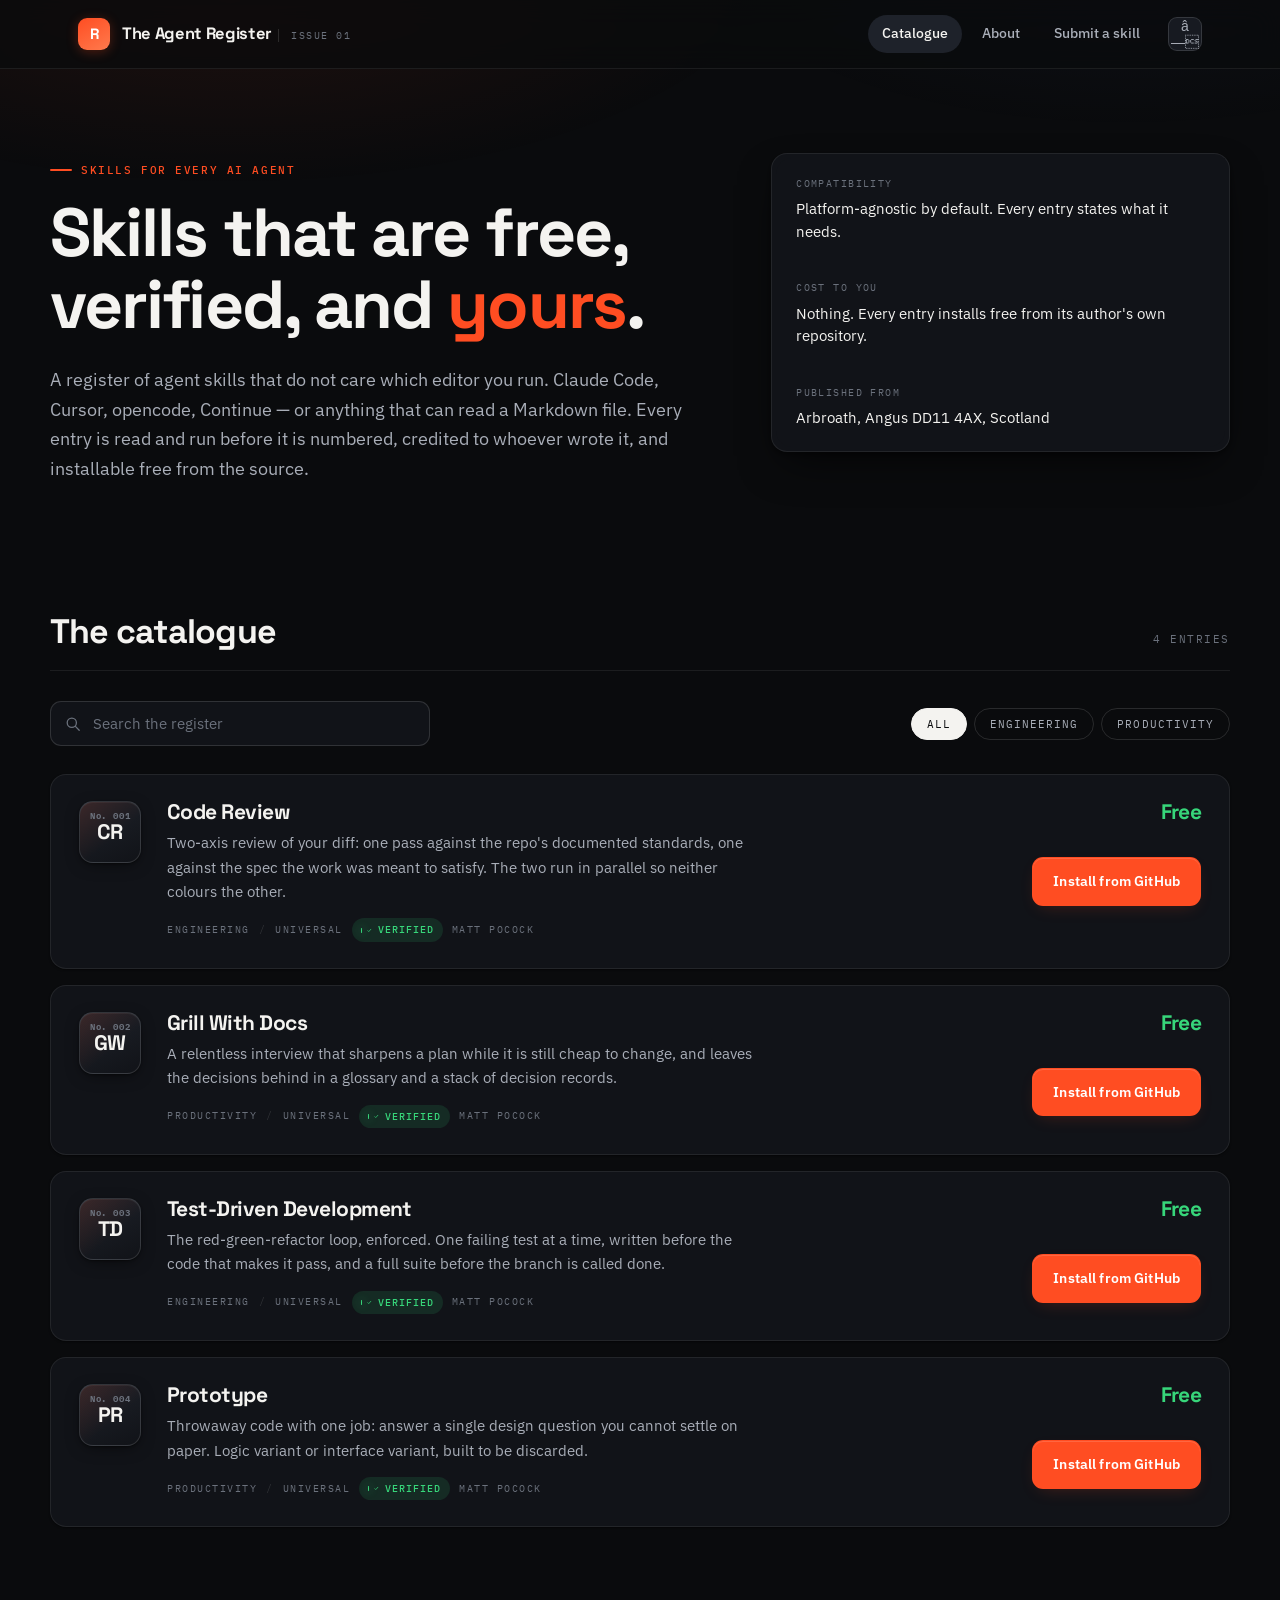
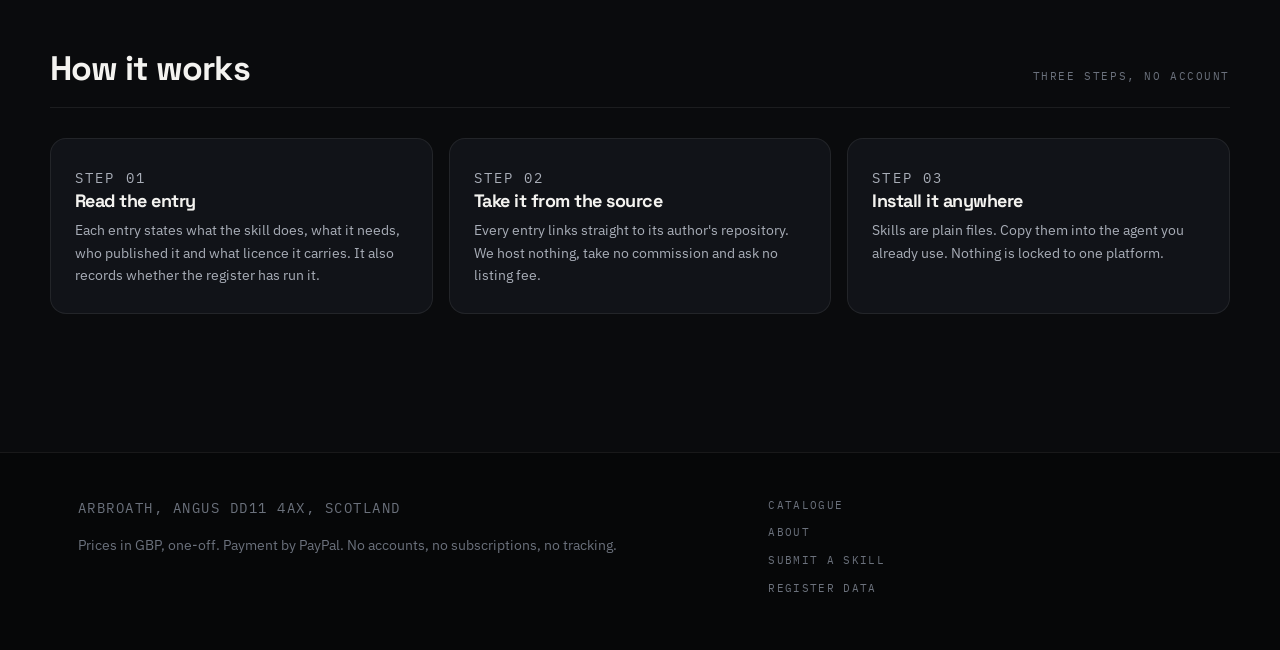
<file: index.html>
<!DOCTYPE html>
<html lang="en-GB">
<head>
<meta charset="UTF-8">
<meta name="viewport" content="width=device-width, initial-scale=1.0">
<title>The Agent Register &mdash; AI agent skills that fit every platform</title>
<meta name="description" content="A register of AI agent skills that run on any platform. Buy once, install anywhere. Payment by PayPal, prices in GBP.">
<link rel="preconnect" href="https://fonts.googleapis.com">
<link rel="preconnect" href="https://fonts.gstatic.com" crossorigin>
<link rel="stylesheet" href="https://fonts.googleapis.com/css2?family=Space+Grotesk:wght@500;600;700&family=IBM+Plex+Mono:wght@400;500&family=IBM+Plex+Sans:wght@400;500;600&display=swap">
<link rel="stylesheet" href="styles.css">
<script>
  // Dark is the register's chassis, not a preference to be negotiated. An earlier
  // version deferred to prefers-color-scheme and rendered light on any machine set
  // to light - which produced the generic light SaaS look this design exists to
  // avoid. The toggle is how you choose light; the default is not up for vote.
  (function () {
    try {
      if (localStorage.getItem('register-theme') === 'light') {
        document.documentElement.setAttribute('data-theme', 'light');
      }
    } catch (e) { /* private mode - dark is the default anyway */ }
  })();
</script>
<script src="theme.js" defer></script>
</head>
<body>

<header class="masthead">
  <div class="wrap masthead-inner">
    <a class="wordmark" href="index.html">
      <span class="wordmark-mark" aria-hidden="true">R</span>
      <span>
        <span class="wordmark-text">The Agent Register</span>
        <span class="wordmark-sub" id="wordmark-issue">Issue 01</span>
      </span>
    </a>
    <nav class="nav" aria-label="Primary">
      <a href="index.html" aria-current="page">Catalogue</a>
      <a href="about.html">About</a>
      <a href="submit.html">Submit a skill</a>
      <button class="theme-toggle" id="theme-toggle" type="button"
              aria-label="Switch between dark and light" title="Switch theme">â—</button>
    </nav>
  </div>
</header>

<main>
  <section class="wrap hero">
    <div class="hero-grid">
    <div>
      <p class="eyebrow" style="margin-bottom:18px">Skills for every AI agent</p>
      <h1>Skills that are free,<br>verified, and <em>yours</em>.</h1>
      <p class="lede">A register of agent skills that do not care which editor you run.
        Claude Code, Cursor, opencode, Continue &mdash; or anything that can read a Markdown file.
        Every entry is read and run before it is numbered, credited to whoever wrote it,
        and installable free from the source.</p>
    </div>
    <dl class="hero-facts">
      <div class="fact">
        <dt>Compatibility</dt>
        <dd>Platform-agnostic by default. Every entry states what it needs.</dd>
      </div>
      <div class="fact">
        <dt>Cost to you</dt>
        <dd>Nothing. Every entry installs free from its author's own repository.</dd>
      </div>
      <div class="fact">
        <dt>Published from</dt>
        <dd id="hero-place">Arbroath, Angus DD11 4AX, Scotland</dd>
      </div>
    </dl>
    </div>
  </section>

  <section class="wrap section" aria-labelledby="catalogue-heading">
    <div class="section-head">
      <h2 id="catalogue-heading">The catalogue</h2>
      <p class="section-note" id="catalogue-count">Four entries</p>
    </div>

    <div class="controls">
      <label class="search" for="search">
        <svg class="search-mark" viewBox="0 0 16 16" aria-hidden="true">
          <circle cx="6.8" cy="6.8" r="4.6" fill="none" stroke="currentColor" stroke-width="1.3"/>
          <path d="M10.4 10.4L14.2 14.2" fill="none" stroke="currentColor" stroke-width="1.3" stroke-linecap="round"/>
        </svg>
        <input type="search" id="search" placeholder="Search the register" autocomplete="off">
      </label>
      <div class="filters" id="filters" role="group" aria-label="Filter by category"></div>
    </div>

    <div id="catalogue" class="catalogue"></div>
    <p class="empty" id="empty" hidden>No entries match that.</p>
    <p class="load-error" id="load-error" hidden>Could not load the register.
      Run a local server from this folder, for example: <code>python -m http.server</code></p>
  </section>

  <section class="wrap section" aria-labelledby="how-heading">
    <div class="section-head">
      <h2 id="how-heading">How it works</h2>
      <p class="section-note">Three steps, no account</p>
    </div>
    <div class="steps">
      <div class="step">
        <p class="step-n">Step 01</p>
        <h3>Read the entry</h3>
        <p>Each entry states what the skill does, what it needs, who published it and what licence it carries. It also records whether the register has run it.</p>
      </div>
      <div class="step">
        <p class="step-n">Step 02</p>
        <h3>Take it from the source</h3>
        <p>Every entry links straight to its author's repository. We host nothing, take no commission and ask no listing fee.</p>
      </div>
      <div class="step">
        <p class="step-n">Step 03</p>
        <h3>Install it anywhere</h3>
        <p>Skills are plain files. Copy them into the agent you already use. Nothing is locked to one platform.</p>
      </div>
    </div>
  </section>
</main>

<footer class="colophon">
  <div class="wrap colophon-grid">
    <div>
      <p class="place" id="colophon-place">Arbroath, Angus DD11 4AX, Scotland</p>
      <p id="colophon-note">Prices in GBP, one-off. Payment by PayPal. No accounts, no subscriptions, no tracking.</p>
    </div>
    <div class="colophon-links">
      <a href="index.html">Catalogue</a>
      <a href="about.html">About</a>
      
      <a href="submit.html">Submit a skill</a>
      <a href="skills.json">Register data</a>
    </div>
  </div>
</footer>

<script>
function formatPrice(value, config) {
  if (!value) return 'Free';
  return new Intl.NumberFormat(config.locale, {
    style: 'currency',
    currency: config.currency,
    minimumFractionDigits: 0,
    maximumFractionDigits: 2
  }).format(value);
}

function paypalReady(config) {
  var base = config.paypalBase || '';
  if (base.indexOf('yourname') !== -1) return false;
  return /^https:\/\/paypal\.me\/[A-Za-z0-9][A-Za-z0-9_.-]*$/.test(base);
}

function buildEntry(skill, config) {
  var entry = document.createElement('article');
  entry.className = 'entry';
  entry.setAttribute('data-skill-id', skill.id);

  // Monogram plate. Each entry gets a specimen-style tile so the catalogue reads
  // as objects on a shelf rather than rows of text. The entry number lives inside
  // the plate so it stays visually attached to the thing it numbers.
  var plate = document.createElement('div');
  plate.className = 'plate';
  var monogram = document.createElement('span');
  monogram.textContent = initials(skill.name);
  plate.appendChild(monogram);

  var no = document.createElement('p');
  no.className = 'entry-no';
  no.textContent = 'No. ' + skill.no;
  plate.appendChild(no);

  var body = document.createElement('div');
  body.className = 'entry-body';

  var name = document.createElement('h3');
  name.className = 'entry-name';
  var nameLink = document.createElement('a');
  nameLink.href = 'skill-page.html?id=' + encodeURIComponent(skill.id);
  nameLink.textContent = skill.name;
  name.appendChild(nameLink);

  var desc = document.createElement('p');
  desc.className = 'entry-desc';
  desc.textContent = skill.desc;

  var includes = null;
  if (skill.includes) {
    includes = document.createElement('p');
    includes.className = 'entry-includes';
    includes.textContent = skill.includes;
  }

  var meta = document.createElement('p');
  meta.className = 'entry-meta';
  [skill.category, skill.platform].forEach(function (text) {
    var span = document.createElement('span');
    span.textContent = text;
    meta.appendChild(span);
    var sep = document.createElement('span');
    sep.className = 'sep';
    sep.textContent = '/';
    meta.appendChild(sep);
  });
  meta.removeChild(meta.lastChild);
  if (skill.verified) {
    var badge = document.createElement('span');
    badge.className = 'verified';
    var mark = document.createElementNS('http://www.w3.org/2000/svg', 'svg');
    mark.setAttribute('class', 'verified-mark');
    mark.setAttribute('viewBox', '0 0 12 12');
    mark.setAttribute('aria-hidden', 'true');
    var tick = document.createElementNS('http://www.w3.org/2000/svg', 'path');
    tick.setAttribute('d', 'M1.5 6.2l3 3L10.5 2.5');
    tick.setAttribute('fill', 'none');
    tick.setAttribute('stroke', 'currentColor');
    tick.setAttribute('stroke-width', '1.8');
    mark.appendChild(tick);
    badge.appendChild(mark);
    badge.appendChild(document.createTextNode('Verified'));
    meta.appendChild(badge);
  }
  if (skill.publisher) {
    var pub = document.createElement('span');
    pub.textContent = skill.publisher;
    meta.appendChild(pub);
  }

  body.appendChild(name);
  body.appendChild(desc);
  if (includes) body.appendChild(includes);
  var strip = buildProofStrip(skill);
  if (strip) body.appendChild(strip);
  body.appendChild(meta);

  var buy = document.createElement('div');
  buy.className = 'entry-buy';

  var price = document.createElement('p');
  price.className = skill.free || !skill.price ? 'price price-free' : 'price';
  price.textContent = formatPrice(skill.free ? 0 : skill.price, config);
  buy.appendChild(price);

  var btn = document.createElement('a');
  btn.className = 'btn';
  if (skill.free && skill.github) {
    btn.textContent = 'Install from GitHub';
    btn.href = skill.github;
    btn.target = '_blank';
    btn.rel = 'noopener';
  } else if (!paypalReady(config)) {
    btn.className = 'btn';
    btn.setAttribute('aria-disabled', 'true');
    btn.href = '#';
    btn.textContent = 'Payments opening soon';
  } else {
    btn.className = 'btn btn-paypal';
    btn.href = (config.paypalBase || '') + '/' + skill.price;
    btn.target = '_blank';
    btn.rel = 'noopener';
    btn.textContent = 'Buy via PayPal';
  }
  buy.appendChild(btn);

  entry.appendChild(plate);
  entry.appendChild(body);
  entry.appendChild(buy);
  return entry;
}

// The proof strip. This is the anchor of the whole design: a paid entry shows the
// command that was run and what it returned, right in the catalogue. No other
// skills directory shows its working, which is exactly the point.
function buildProofStrip(skill) {
  if (!skill.proof) return null;
  var p = skill.proof;
  var strip = document.createElement('div');
  strip.className = 'proof-strip';

  var head = document.createElement('p');
  head.className = 'proof-strip-head';
  head.textContent = 'Proved ' + (p.verifiedAt || '');
  strip.appendChild(head);

  if (p.command) {
    var cmd = document.createElement('code');
    cmd.className = 'proof-cmd';
    cmd.textContent = p.command;
    strip.appendChild(cmd);
  }
  if (p.result) {
    var out = document.createElement('p');
    out.className = 'proof-out';
    out.textContent = p.result;
    strip.appendChild(out);
  }
  return strip;
}

function initials(name) {
  var words = String(name).trim().split(/\s+/).filter(Boolean);
  if (!words.length) return '?';
  if (words.length === 1) return words[0].slice(0, 2).toUpperCase();
  return (words[0][0] + words[1][0]).toUpperCase();
}

function matches(skill, query, category) {
  if (category !== 'All' && skill.category !== category) return false;
  if (!query) return true;
  var haystack = [skill.name, skill.desc, skill.category, skill.platform, skill.publisher]
    .join(' ')
    .toLowerCase();
  return haystack.indexOf(query) !== -1;
}

function applyLocale(config) {
  document.documentElement.lang = config.locale;
  var place = document.getElementById('hero-place');
  if (place) place.textContent = config.place;
  var colophonPlace = document.getElementById('colophon-place');
  if (colophonPlace) colophonPlace.textContent = config.place;
  var note = document.getElementById('colophon-note');
  if (note) {
    note.textContent = 'Prices in ' + config.currency + ', one-off. Payment by PayPal. ' +
      'No accounts, no subscriptions, no tracking.';
  }
  var issue = document.getElementById('wordmark-issue');
  if (issue && config.issue) issue.textContent = config.issue;
}

fetch('skills.json')
  .then(function (response) {
    if (!response.ok) throw new Error('HTTP ' + response.status);
    return response.json();
  })
  .then(function (data) {
    var config = data.marketplace;
    var skills = data.skills || [];
    applyLocale(config);

    var catalogue = document.getElementById('catalogue');
    var empty = document.getElementById('empty');
    var count = document.getElementById('catalogue-count');
    var filters = document.getElementById('filters');
    var search = document.getElementById('search');

    var categories = ['All'];
    skills.forEach(function (skill) {
      if (categories.indexOf(skill.category) === -1) categories.push(skill.category);
    });

    var activeCategory = 'All';

    categories.forEach(function (category) {
      var button = document.createElement('button');
      button.type = 'button';
      button.className = 'filter';
      button.textContent = category;
      button.setAttribute('data-category', category);
      button.setAttribute('aria-pressed', category === 'All' ? 'true' : 'false');
      button.addEventListener('click', function () {
        activeCategory = category;
        var buttons = filters.querySelectorAll('.filter');
        for (var i = 0; i < buttons.length; i++) {
          buttons[i].setAttribute('aria-pressed', buttons[i].getAttribute('data-category') === category ? 'true' : 'false');
        }
        render();
      });
      filters.appendChild(button);
    });

    function render() {
      var query = (search.value || '').trim().toLowerCase();
      var shown = 0;
      catalogue.innerHTML = '';
      skills.forEach(function (skill) {
        if (!matches(skill, query, activeCategory)) return;
        catalogue.appendChild(buildEntry(skill, config));
        shown++;
      });
      empty.hidden = shown !== 0;
      count.textContent = shown === skills.length
        ? skills.length + ' entries'
        : shown + ' of ' + skills.length + ' entries';
    }

    search.addEventListener('input', render);
    render();
  })
  .catch(function (err) {
    document.getElementById('load-error').hidden = false;
    console.error(err);
  });
</script>
</body>
</html>
</file>
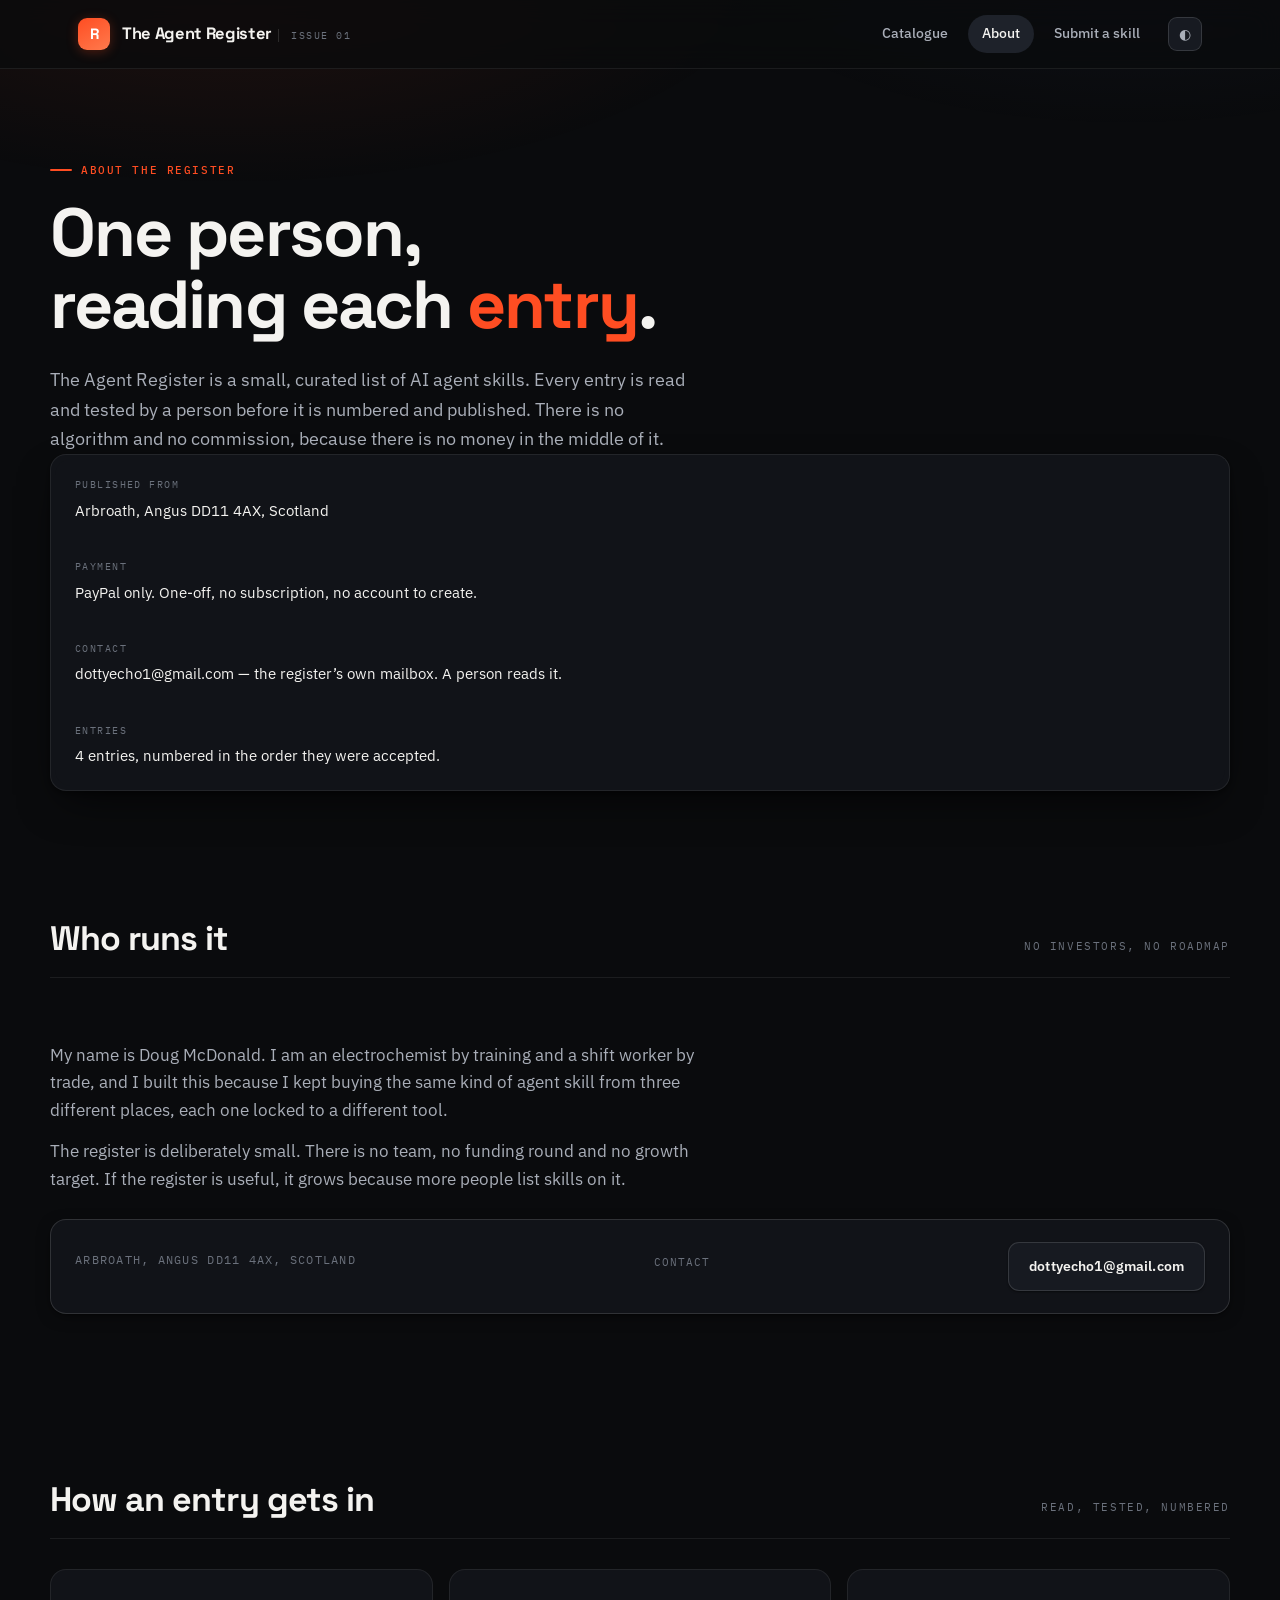
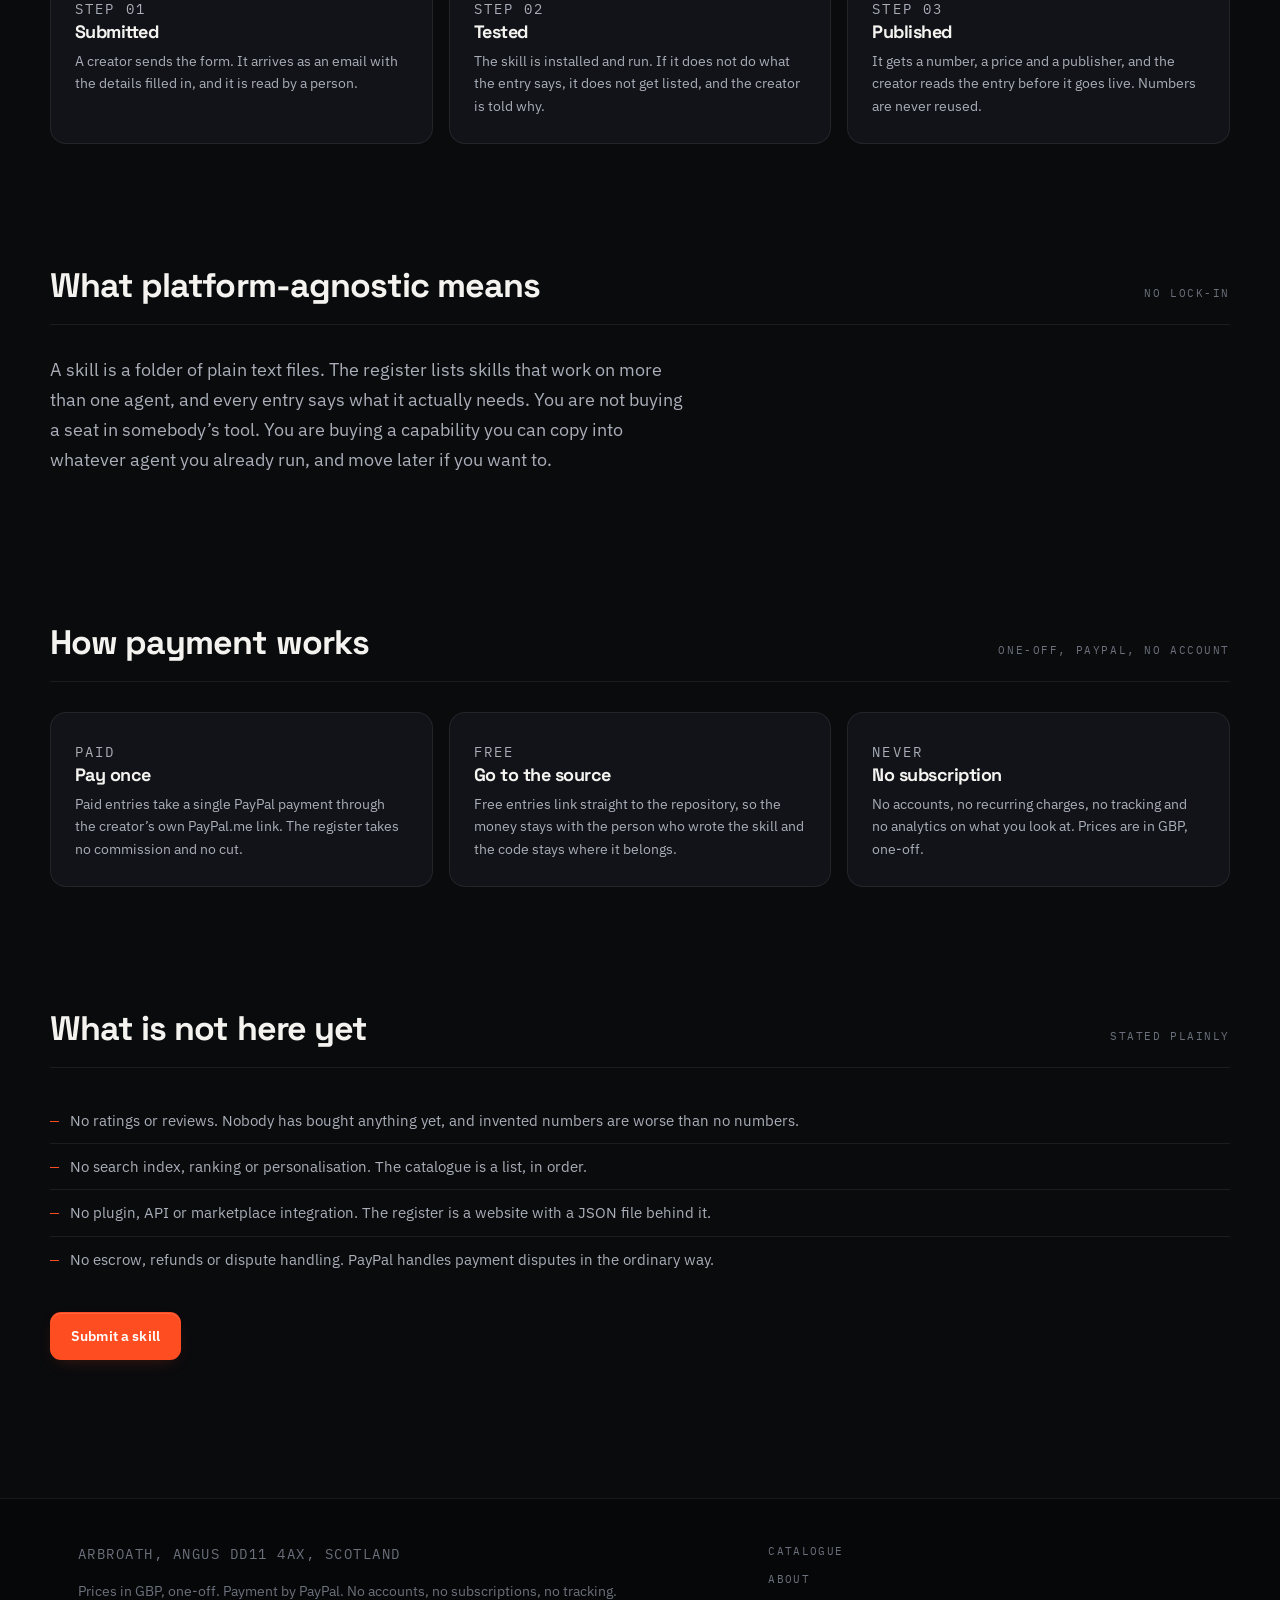
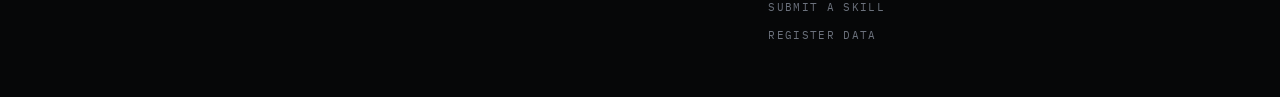
<file: about.html>
<!DOCTYPE html>
<html lang="en-GB">
<head>
<meta charset="UTF-8">
<meta name="viewport" content="width=device-width, initial-scale=1.0">
<title>About &mdash; The Agent Register</title>
<meta name="description" content="Who runs The Agent Register, how an entry gets listed, and how payment works. Published from Arbroath, Angus.">
<link rel="preconnect" href="https://fonts.googleapis.com">
<link rel="preconnect" href="https://fonts.gstatic.com" crossorigin>
<link rel="stylesheet" href="https://fonts.googleapis.com/css2?family=Space+Grotesk:wght@500;600;700&family=IBM+Plex+Mono:wght@400;500&family=IBM+Plex+Sans:wght@400;500;600&display=swap">
<link rel="stylesheet" href="styles.css">
<script>
  // Dark is the register's chassis, not a preference to be negotiated. An earlier
  // version deferred to prefers-color-scheme and rendered light on any machine set
  // to light - which produced the generic light SaaS look this design exists to
  // avoid. The toggle is how you choose light; the default is not up for vote.
  (function () {
    try {
      if (localStorage.getItem('register-theme') === 'light') {
        document.documentElement.setAttribute('data-theme', 'light');
      }
    } catch (e) { /* private mode - dark is the default anyway */ }
  })();
</script>
<script src="theme.js" defer></script>
</head>
<body>

<header class="masthead">
  <div class="wrap masthead-inner">
    <a class="wordmark" href="index.html">
      <span class="wordmark-mark" aria-hidden="true">R</span>
      <span>
        <span class="wordmark-text">The Agent Register</span>
        <span class="wordmark-sub" id="wordmark-issue">Issue 01</span>
      </span>
    </a>
    <nav class="nav" aria-label="Primary">
      <a href="index.html">Catalogue</a>
      <a href="about.html" aria-current="page">About</a>
      <a href="submit.html">Submit a skill</a>
    <button class="theme-toggle" id="theme-toggle" type="button"
              aria-label="Switch between dark and light" title="Switch theme">◐</button>
    </nav>
  </div>
</header>

<main>
  <section class="wrap hero">
    <div>
      <p class="eyebrow" style="margin-bottom:18px">About the register</p>
      <h1>One person,<br>reading each <em>entry</em>.</h1>
      <p class="lede">The Agent Register is a small, curated list of AI agent skills. Every entry
        is read and tested by a person before it is numbered and published. There is no
        algorithm and no commission, because there is no money in the middle of it.</p>
    </div>
    <dl class="hero-facts">
      <div class="fact">
        <dt>Published from</dt>
        <dd id="hero-place">Arbroath, Angus DD11 4AX, Scotland</dd>
      </div>
      <div class="fact">
        <dt>Payment</dt>
        <dd>PayPal only. One-off, no subscription, no account to create.</dd>
      </div>
      <div class="fact">
        <dt>Contact</dt>
        <dd>dottyecho1@gmail.com &mdash; the register&rsquo;s own mailbox. A person reads it.</dd>
      </div>
      <div class="fact">
        <dt>Entries</dt>
        <dd id="fact-count">Four entries, numbered in the order they were accepted.</dd>
      </div>
    </dl>
  </section>

  <section class="wrap section">
    <div class="section-head">
      <h2>Who runs it</h2>
      <p class="section-note">No investors, no roadmap</p>
    </div>
    <div class="entry-detail" style="padding-top:34px">
      <div>
        <p class="entry-desc" style="font-size:17px">
          My name is Doug McDonald. I am an electrochemist by training and a shift worker by
          trade, and I built this because I kept buying the same kind of agent skill from three
          different places, each one locked to a different tool.
        </p>
        <p class="entry-desc" style="font-size:17px">
          The register is deliberately small. There is no team, no funding round and no growth
          target. If the register is useful, it grows because more people list skills on it.
        </p>
      </div>
      <div class="buy-box">
        <p class="place" id="about-place">Arbroath, Angus DD11 4AX, Scotland</p>
        <p style="font-family:var(--mono);font-size:10.5px;letter-spacing:.1em;text-transform:uppercase;color:var(--ink-3);margin-bottom:8px">Contact</p>
        <a class="btn btn-plain" href="mailto:dottyecho1@gmail.com">dottyecho1@gmail.com</a>
      </div>
    </div>
  </section>

  <section class="wrap section">
    <div class="section-head">
      <h2>How an entry gets in</h2>
      <p class="section-note">Read, tested, numbered</p>
    </div>
    <div class="steps">
      <div class="step">
        <p class="step-n">Step 01</p>
        <h3>Submitted</h3>
        <p>A creator sends the form. It arrives as an email with the details filled in, and it is read by a person.</p>
      </div>
      <div class="step">
        <p class="step-n">Step 02</p>
        <h3>Tested</h3>
        <p>The skill is installed and run. If it does not do what the entry says, it does not get listed, and the creator is told why.</p>
      </div>
      <div class="step">
        <p class="step-n">Step 03</p>
        <h3>Published</h3>
        <p>It gets a number, a price and a publisher, and the creator reads the entry before it goes live. Numbers are never reused.</p>
      </div>
    </div>
  </section>

  <section class="wrap section">
    <div class="section-head">
      <h2>What platform-agnostic means</h2>
      <p class="section-note">No lock-in</p>
    </div>
    <p class="lede" style="margin-top:26px;margin-bottom:26px">
      A skill is a folder of plain text files. The register lists skills that work on more than
      one agent, and every entry says what it actually needs. You are not buying a seat in
      somebody&rsquo;s tool. You are buying a capability you can copy into whatever agent you
      already run, and move later if you want to.
    </p>
  </section>

  <section class="wrap section">
    <div class="section-head">
      <h2>How payment works</h2>
      <p class="section-note">One-off, PayPal, no account</p>
    </div>
    <div class="steps">
      <div class="step">
        <p class="step-n">Paid</p>
        <h3>Pay once</h3>
        <p>Paid entries take a single PayPal payment through the creator&rsquo;s own PayPal.me link. The register takes no commission and no cut.</p>
      </div>
      <div class="step">
        <p class="step-n">Free</p>
        <h3>Go to the source</h3>
        <p>Free entries link straight to the repository, so the money stays with the person who wrote the skill and the code stays where it belongs.</p>
      </div>
      <div class="step">
        <p class="step-n">Never</p>
        <h3>No subscription</h3>
        <p>No accounts, no recurring charges, no tracking and no analytics on what you look at. Prices are in GBP, one-off.</p>
      </div>
    </div>
  </section>

  <section class="wrap section">
    <div class="section-head">
      <h2>What is not here yet</h2>
      <p class="section-note">Stated plainly</p>
    </div>
    <ul class="plain-list">
      <li>No ratings or reviews. Nobody has bought anything yet, and invented numbers are worse than no numbers.</li>
      <li>No search index, ranking or personalisation. The catalogue is a list, in order.</li>
      <li>No plugin, API or marketplace integration. The register is a website with a JSON file behind it.</li>
      <li>No escrow, refunds or dispute handling. PayPal handles payment disputes in the ordinary way.</li>
    </ul>
    <a class="btn" href="submit.html" style="margin-top:30px">Submit a skill</a>
  </section>
</main>

<footer class="colophon">
  <div class="wrap colophon-grid">
    <div>
      <p class="place" id="colophon-place">Arbroath, Angus DD11 4AX, Scotland</p>
      <p id="colophon-note">Prices in GBP, one-off. Payment by PayPal. No accounts, no subscriptions, no tracking.</p>
    </div>
    <div class="colophon-links">
      <a href="index.html">Catalogue</a>
      <a href="about.html">About</a>
      <a href="submit.html">Submit a skill</a>
      <a href="skills.json">Register data</a>
    </div>
  </div>
</footer>

<script>
fetch('skills.json')
  .then(function (response) {
    if (!response.ok) throw new Error('HTTP ' + response.status);
    return response.json();
  })
  .then(function (data) {
    var config = data.marketplace;
    document.documentElement.lang = config.locale;
    var count = (data.skills || []).length;
    ['hero-place', 'about-place', 'colophon-place'].forEach(function (id) {
      var el = document.getElementById(id);
      if (el) el.textContent = config.place;
    });
    var note = document.getElementById('colophon-note');
    if (note) {
      note.textContent = 'Prices in ' + config.currency + ', one-off. Payment by PayPal. ' +
        'No accounts, no subscriptions, no tracking.';
    }
    var issue = document.getElementById('wordmark-issue');
    if (issue && config.issue) issue.textContent = config.issue;
    var fact = document.getElementById('fact-count');
    if (fact) {
      fact.textContent = count + (count === 1 ? ' entry, ' : ' entries, ') +
        'numbered in the order they were accepted.';
    }
  })
  .catch(function (err) { console.error(err); });
</script>
</body>
</html>
</file>
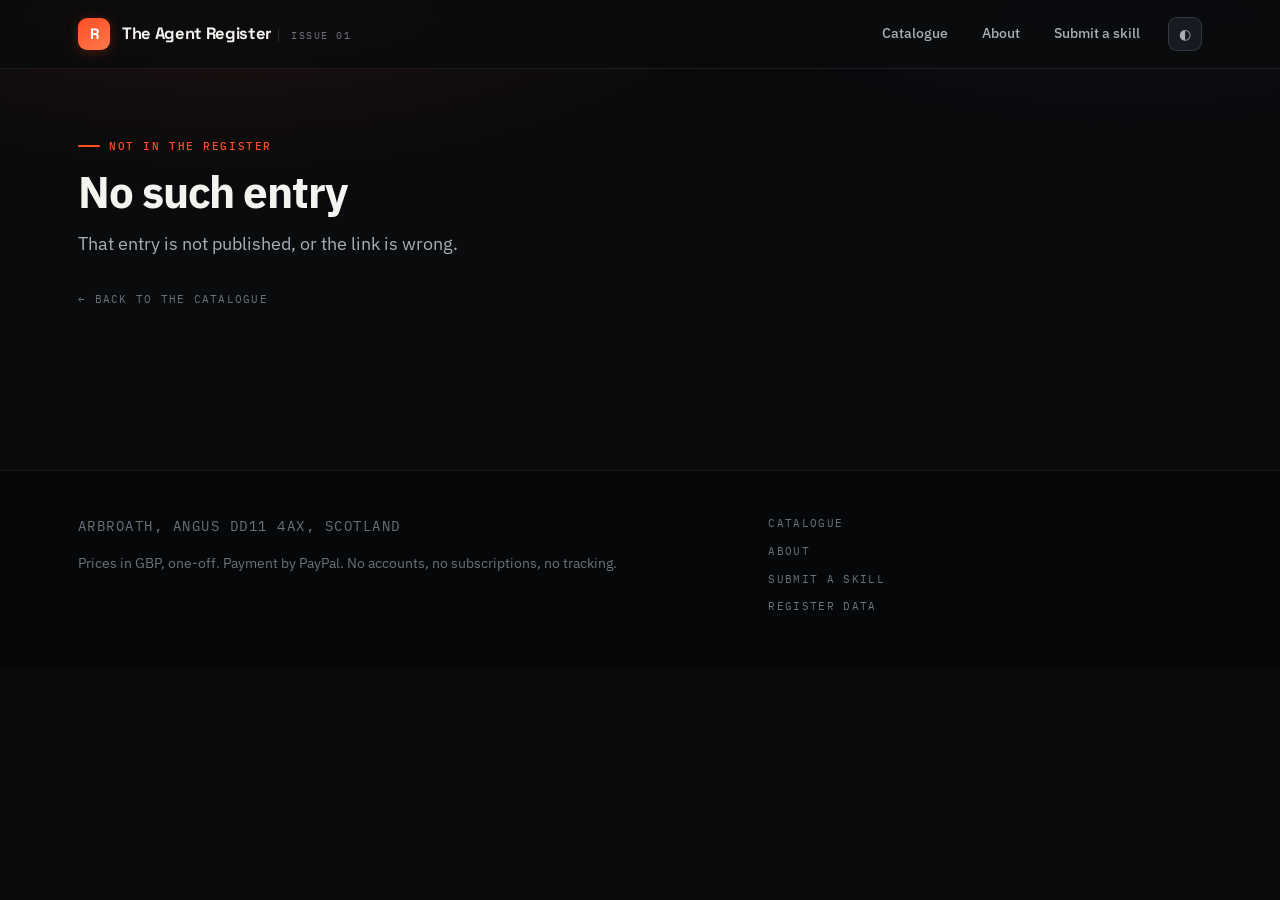
<file: skill-page.html>
<!DOCTYPE html>
<html lang="en-GB">
<head>
<meta charset="UTF-8">
<meta name="viewport" content="width=device-width, initial-scale=1.0">
<title>Entry &mdash; The Agent Register</title>
<meta name="description" content="A single entry from The Agent Register of AI agent skills.">
<link rel="preconnect" href="https://fonts.googleapis.com">
<link rel="preconnect" href="https://fonts.gstatic.com" crossorigin>
<link rel="stylesheet" href="https://fonts.googleapis.com/css2?family=Space+Grotesk:wght@500;600;700&family=IBM+Plex+Mono:wght@400;500&family=IBM+Plex+Sans:wght@400;500;600&display=swap">
<link rel="stylesheet" href="styles.css">
<script>
  // Dark is the register's chassis, not a preference to be negotiated. An earlier
  // version deferred to prefers-color-scheme and rendered light on any machine set
  // to light - which produced the generic light SaaS look this design exists to
  // avoid. The toggle is how you choose light; the default is not up for vote.
  (function () {
    try {
      if (localStorage.getItem('register-theme') === 'light') {
        document.documentElement.setAttribute('data-theme', 'light');
      }
    } catch (e) { /* private mode - dark is the default anyway */ }
  })();
</script>
<script src="theme.js" defer></script>
</head>
<body>

<header class="masthead">
  <div class="wrap masthead-inner">
    <a class="wordmark" href="index.html">
      <span class="wordmark-mark" aria-hidden="true">R</span>
      <span>
        <span class="wordmark-text">The Agent Register</span>
        <span class="wordmark-sub" id="wordmark-issue">Issue 01</span>
      </span>
    </a>
    <nav class="nav" aria-label="Primary">
      <a href="index.html">Catalogue</a>
      <a href="about.html">About</a>
      
      <a href="submit.html">Submit a skill</a>
    <button class="theme-toggle" id="theme-toggle" type="button"
              aria-label="Switch between dark and light" title="Switch theme">◐</button>
    </nav>
  </div>
</header>

<main class="wrap">
  <section class="entry-detail" id="entry-detail" hidden>
    <div>
      <p class="eyebrow" id="skill-no">No. 000</p>
      <h1 id="skill-name">Entry</h1>
      <p class="entry-desc" id="skill-desc"></p>
      <p class="entry-meta" id="skill-meta"></p>
      <a class="back" href="index.html">&larr; Back to the catalogue</a>
    </div>
    <div class="buy-box">
      <p class="price" id="skill-price">&mdash;</p>
      <p class="buy-box-note" id="skill-note">One-off payment, no subscription</p>
      <a class="btn" id="skill-action" href="#">Install</a>
    </div>
  </section>

  <section class="spec" id="skill-spec" hidden>
    <dl id="spec-rows"></dl>
  </section>

  <section class="proof" id="skill-proof" hidden>
    <h3 class="proof-head"><span class="proof-seal">Proved</span> How this was tested</h3>
    <p class="proof-claim" id="proof-claim"></p>
    <dl id="proof-rows"></dl>
    <ol class="proof-repro">
      <li><span class="proof-step">Run</span> <code id="proof-cmd"></code></li>
      <li><span class="proof-step">Reproduce</span> <span id="proof-repro-text"></span></li>
    </ol>
    <p class="proof-foot" id="proof-foot"></p>
  </section>

  <section class="install" id="skill-install" hidden>
    <div class="section-head">
      <h2>Installing it</h2>
      <p class="section-note">Same on every platform</p>
    </div>
    <ol>
      <li><span><strong>Get the files.</strong> Download the skill, or clone the source repository if the entry links to one.</span></li>
      <li><span><strong>Copy it in.</strong> Put the skill folder into your agent&rsquo;s skills directory &mdash; the folder name is the skill name.</span></li>
      <li><span><strong>Ask for it.</strong> Tell the agent what you want in plain words. The skill is loaded when it matches the request.</span></li>
    </ol>
  </section>

  <section id="missing" hidden style="padding:60px 0">
    <p class="eyebrow" style="margin-bottom:14px">Not in the register</p>
    <h1 style="font-family:var(--serif);font-weight:800;font-size:44px;letter-spacing:-0.025em;margin-bottom:14px">No such entry</h1>
    <p class="lede" style="margin-bottom:26px">That entry is not published, or the link is wrong.</p>
    <a class="back" href="index.html">&larr; Back to the catalogue</a>
  </section>
</main>

<footer class="colophon">
  <div class="wrap colophon-grid">
    <div>
      <p class="place" id="colophon-place">Arbroath, Angus DD11 4AX, Scotland</p>
      <p id="colophon-note">Prices in GBP, one-off. Payment by PayPal. No accounts, no subscriptions, no tracking.</p>
    </div>
    <div class="colophon-links">
      <a href="index.html">Catalogue</a>
      <a href="about.html">About</a>
      
      <a href="submit.html">Submit a skill</a>
      <a href="skills.json">Register data</a>
    </div>
  </div>
</footer>

<script>
function requestedId() {
  var id = new URLSearchParams(window.location.search).get('id');
  return id ? decodeURIComponent(id) : null;
}

function formatPrice(value, config) {
  if (!value) return 'Free';
  return new Intl.NumberFormat(config.locale, {
    style: 'currency',
    currency: config.currency,
    minimumFractionDigits: 0,
    maximumFractionDigits: 2
  }).format(value);
}

function paypalReady(config) {
  var base = config.paypalBase || '';
  if (base.indexOf('yourname') !== -1) return false;
  return /^https:\/\/paypal\.me\/[A-Za-z0-9][A-Za-z0-9_.-]*$/.test(base);
}

function applyLocale(config) {
  document.documentElement.lang = config.locale;
  var place = document.getElementById('colophon-place');
  if (place) place.textContent = config.place;
  var note = document.getElementById('colophon-note');
  if (note) {
    note.textContent = 'Prices in ' + config.currency + ', one-off. Payment by PayPal. ' +
      'No accounts, no subscriptions, no tracking.';
  }
  var issue = document.getElementById('wordmark-issue');
  if (issue && config.issue) issue.textContent = config.issue;
}

function showSkill(skill, config) {
  document.title = skill.name + ' \u2014 The Agent Register';
  document.getElementById('skill-no').textContent = 'No. ' + skill.no;
  document.getElementById('skill-name').textContent = skill.name;
  document.getElementById('skill-desc').textContent = skill.desc;

  var meta = document.getElementById('skill-meta');
  meta.innerHTML = '';
  [skill.category, skill.platform].forEach(function (text) {
    var span = document.createElement('span');
    span.textContent = text;
    meta.appendChild(span);
    var sep = document.createElement('span');
    sep.className = 'sep';
    sep.textContent = '/';
    meta.appendChild(sep);
  });
  meta.removeChild(meta.lastChild);
  if (skill.verified) {
    var badge = document.createElement('span');
    badge.className = 'verified';
    badge.textContent = 'Verified';
    meta.appendChild(badge);
  }
  if (skill.publisher) {
    var pub = document.createElement('span');
    pub.textContent = skill.publisher;
    meta.appendChild(pub);
  }

  document.getElementById('skill-price').textContent = formatPrice(skill.free ? 0 : skill.price, config);
  document.getElementById('skill-price').className = skill.free || !skill.price ? 'price price-free' : 'price';

  var note = document.getElementById('skill-note');
  var btn = document.getElementById('skill-action');
  if (skill.free && skill.github) {
    note.textContent = 'Free. Installed straight from the source.';
    btn.className = 'btn';
    btn.href = skill.github;
    btn.target = '_blank';
    btn.rel = 'noopener';
    btn.textContent = 'Install from GitHub';
  } else if (!paypalReady(config)) {
    note.textContent = 'One-off payment, no subscription';
    btn.className = 'btn';
    btn.setAttribute('aria-disabled', 'true');
    btn.href = '#';
    btn.textContent = 'Payments opening soon';
  } else {
    note.textContent = 'One-off payment, no subscription';
    btn.className = 'btn btn-paypal';
    btn.href = (config.paypalBase || '') + '/' + skill.price;
    btn.target = '_blank';
    btn.rel = 'noopener';
    btn.textContent = 'Buy via PayPal';
  }

  document.getElementById('entry-detail').hidden = false;
  document.getElementById('skill-spec').hidden = false;
  document.getElementById('skill-install').hidden = false;
}

function renderSpec(skill, config) {
  var rows = document.getElementById('spec-rows');
  rows.innerHTML = '';
  var entries = [
    ['Entry', 'No. ' + skill.no],
    ['Category', skill.category],
    ['Platforms', skill.platform],
    ['Format', skill.format || 'Markdown skill (SKILL.md)'],
    ['Licence', skill.licence || 'Not stated'],
    ['Publisher', skill.publisher || 'Uncredited'],
    ['Price', skill.free ? 'Free' : formatPrice(skill.price, config) + ', one-off'],
    ['Payment', skill.free ? 'None' : 'PayPal'],
    ['Verified', skill.verified ? 'Yes — tested by the Register' : 'No']
  ];
  if (skill.includes) {
    entries.splice(6, 0, ['What you get', skill.includes]);
  }
  if (skill.attribution) {
    entries.push(['Built on', skill.attribution]);
  }
  if (skill.premium) {
    entries.splice(5, 0, ['Premium', 'Ships more than prose — scripts, references and a worked example']);
  }
  if (skill.proof) {
    entries.splice(5, 0, ['Proved', 'Run by the Register — the run and its result are recorded below']);
  }
  entries.forEach(function (pair) {
    var row = document.createElement('div');
    row.className = 'spec-row';
    var dt = document.createElement('dt');
    dt.textContent = pair[0];
    var dd = document.createElement('dd');
    if (pair[0] === 'Verified' && skill.verified) {
      dd.className = 'verified';
      dd.textContent = pair[1];
    } else {
      dd.textContent = pair[1];
    }
    row.appendChild(dt);
    row.appendChild(dd);
    rows.appendChild(row);
  });
}

function renderProof(skill) {
  var panel = document.getElementById('skill-proof');
  var p = skill.proof;
  if (!p) { panel.hidden = true; return; }

  panel.hidden = false;
  document.getElementById('proof-claim').textContent = p.result || '';
  document.getElementById('proof-cmd').textContent = p.command || '';
  document.getElementById('proof-repro-text').textContent = p.reproduce || '';
  document.getElementById('proof-foot').textContent =
    'Tested on ' + (p.testedOn || 'an unknown setup') + ' · verified ' + (p.verifiedAt || '—') +
    ' by ' + (p.verifiedBy || 'the Register') + '.';

  var rows = document.getElementById('proof-rows');
  rows.innerHTML = '';
  [['Result', p.result], ['Environment', p.verifiedOn], ['Verified', p.verifiedAt], ['By', p.verifiedBy]]
    .forEach(function (pair) {
      if (!pair[1]) return;
      var row = document.createElement('div');
      row.className = 'spec-row';
      var dt = document.createElement('dt');
      dt.textContent = pair[0];
      var dd = document.createElement('dd');
      dd.textContent = pair[1];
      row.appendChild(dt);
      row.appendChild(dd);
      rows.appendChild(row);
    });
}

function showMissing() {
  document.title = 'No such entry \u2014 The Agent Register';
  document.getElementById('missing').hidden = false;
}

fetch('skills.json')
  .then(function (response) {
    if (!response.ok) throw new Error('HTTP ' + response.status);
    return response.json();
  })
  .then(function (data) {
    applyLocale(data.marketplace);
    var id = requestedId();
    var match = (data.skills || []).filter(function (s) { return s.id === id; })[0];
    if (match) { showSkill(match, data.marketplace); renderSpec(match, data.marketplace); renderProof(match); } else showMissing();
  })
  .catch(function (err) {
    showMissing();
    console.error(err);
  });
</script>
</body>
</html>
</file>
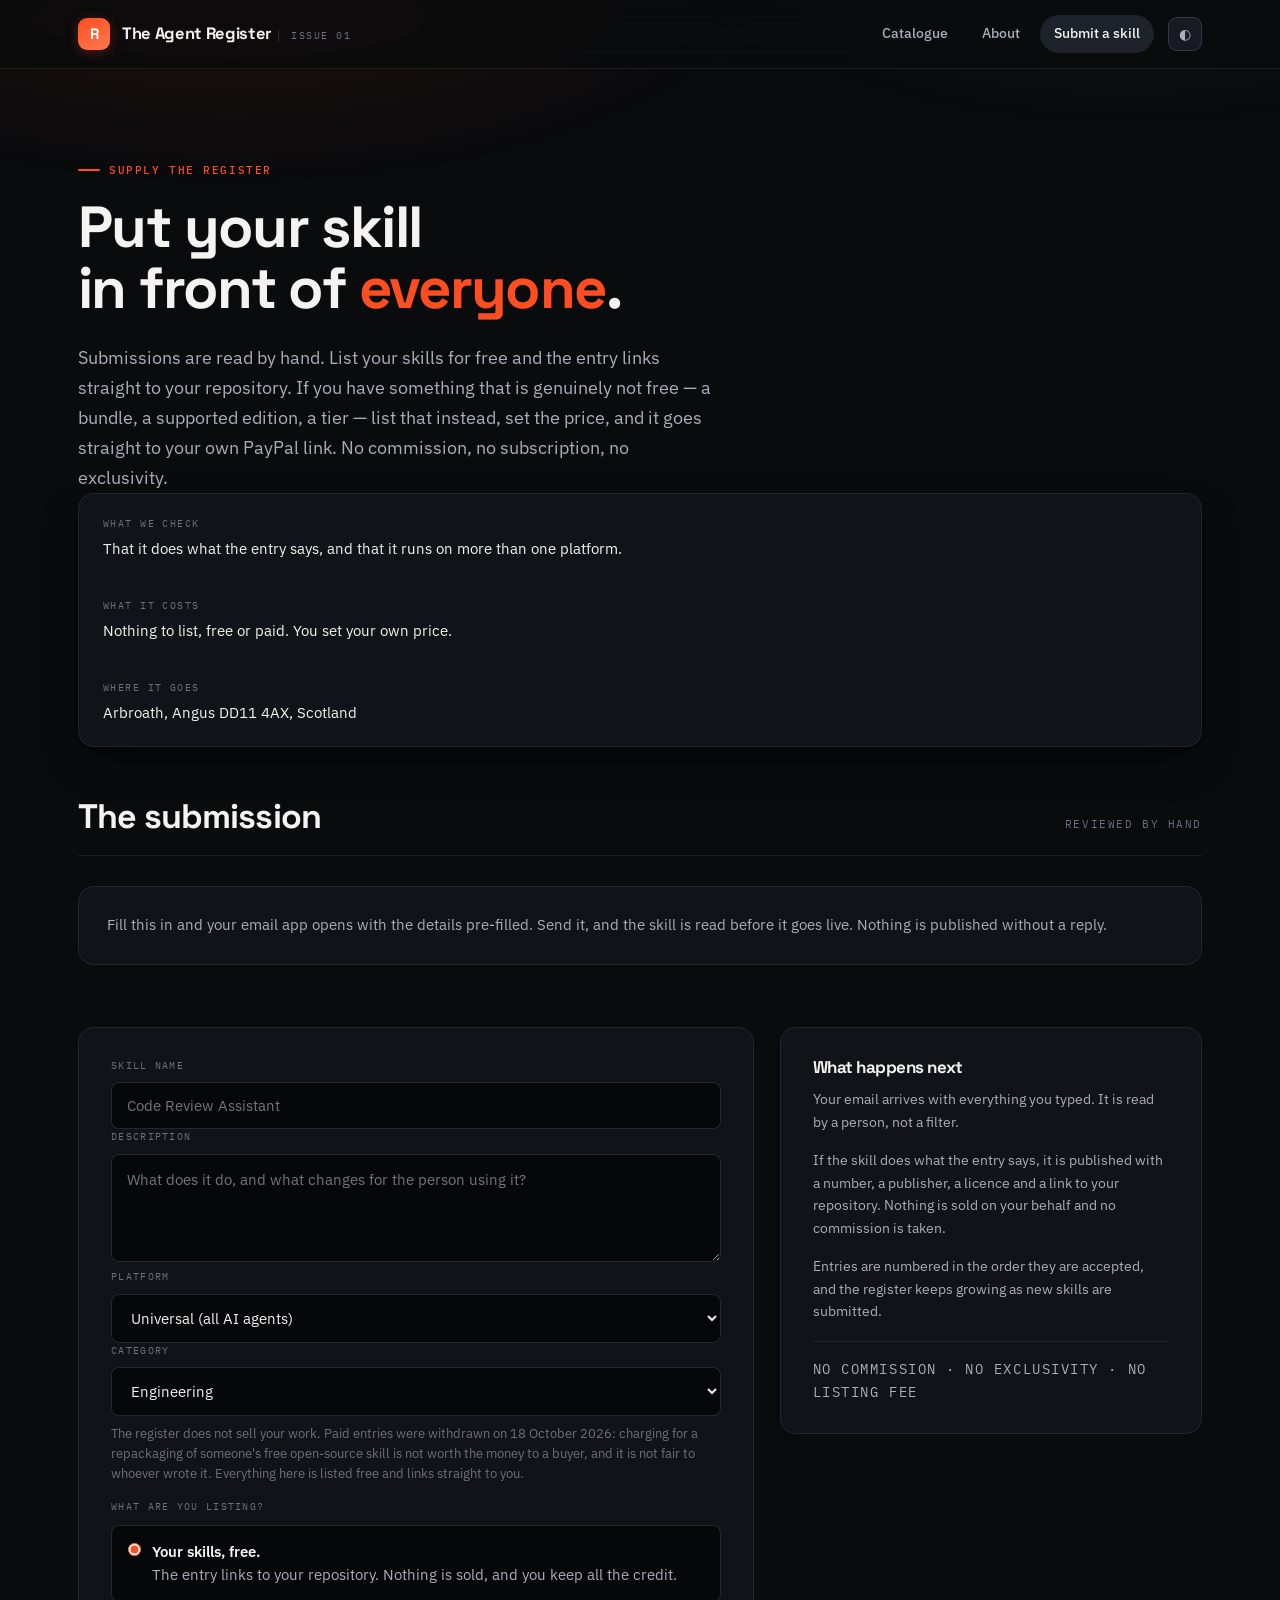
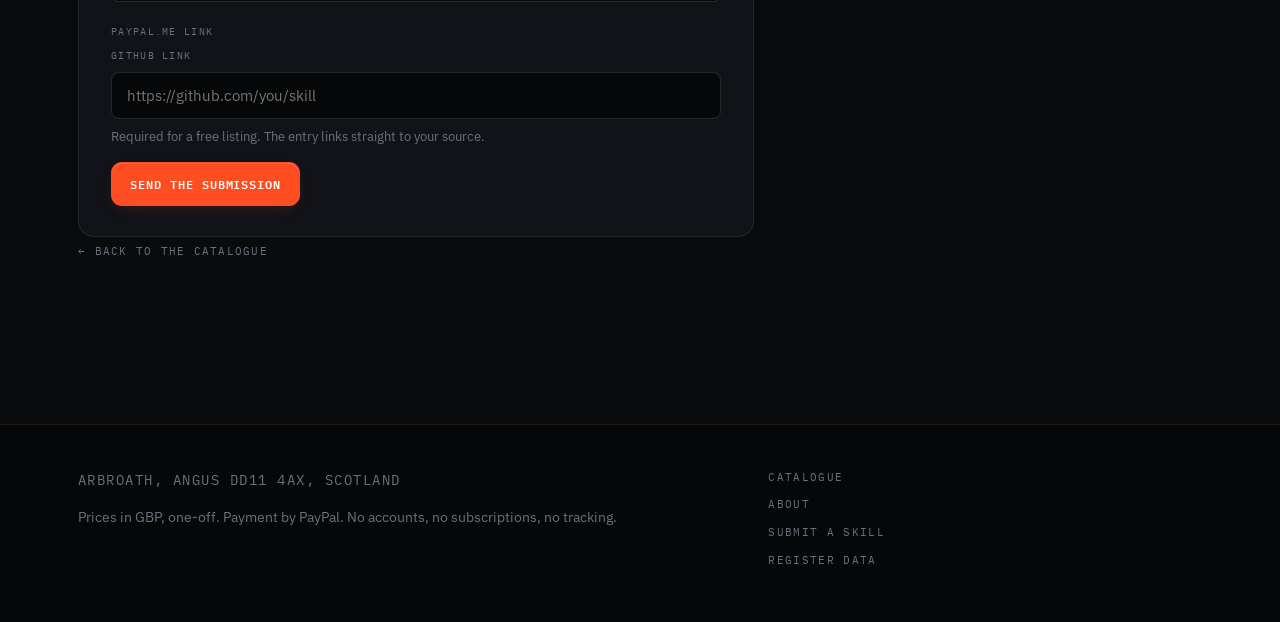
<file: submit.html>
<!DOCTYPE html>
<html lang="en-GB">
<head>
<meta charset="UTF-8">
<meta name="viewport" content="width=device-width, initial-scale=1.0">
<title>Submit a skill &mdash; The Agent Register</title>
<meta name="description" content="List your AI agent skill in The Agent Register. Reviewed by hand, paid by PayPal, no signup.">
<link rel="preconnect" href="https://fonts.googleapis.com">
<link rel="preconnect" href="https://fonts.gstatic.com" crossorigin>
<link rel="stylesheet" href="https://fonts.googleapis.com/css2?family=Space+Grotesk:wght@500;600;700&family=IBM+Plex+Mono:wght@400;500&family=IBM+Plex+Sans:wght@400;500;600&display=swap">
<link rel="stylesheet" href="styles.css">
<script>
  // Dark is the register's chassis, not a preference to be negotiated. An earlier
  // version deferred to prefers-color-scheme and rendered light on any machine set
  // to light - which produced the generic light SaaS look this design exists to
  // avoid. The toggle is how you choose light; the default is not up for vote.
  (function () {
    try {
      if (localStorage.getItem('register-theme') === 'light') {
        document.documentElement.setAttribute('data-theme', 'light');
      }
    } catch (e) { /* private mode - dark is the default anyway */ }
  })();
</script>
<script src="theme.js" defer></script>
</head>
<body>

<header class="masthead">
  <div class="wrap masthead-inner">
    <a class="wordmark" href="index.html">
      <span class="wordmark-mark" aria-hidden="true">R</span>
      <span>
        <span class="wordmark-text">The Agent Register</span>
        <span class="wordmark-sub" id="wordmark-issue">Issue 01</span>
      </span>
    </a>
    <nav class="nav" aria-label="Primary">
      <a href="index.html">Catalogue</a>
      <a href="about.html">About</a>
      
      <a href="submit.html" aria-current="page">Submit a skill</a>
    <button class="theme-toggle" id="theme-toggle" type="button"
              aria-label="Switch between dark and light" title="Switch theme">◐</button>
    </nav>
  </div>
</header>

<main class="wrap">
  <section class="hero" style="grid-template-columns:minmax(0,1.5fr) minmax(0,1fr);padding-bottom:44px">
    <div>
      <p class="eyebrow" style="margin-bottom:18px">Supply the register</p>
      <h1 style="font-size:clamp(34px,5vw,58px)">Put your skill<br>in front of <em>everyone</em>.</h1>
      <p class="lede">Submissions are read by hand. List your skills for free and the entry links
        straight to your repository. If you have something that is genuinely not free — a bundle, a
        supported edition, a tier — list that instead, set the price, and it goes straight to your
        own PayPal link. No commission, no subscription, no exclusivity.</p>
    </div>
    <dl class="hero-facts">
      <div class="fact">
        <dt>What we check</dt>
        <dd>That it does what the entry says, and that it runs on more than one platform.</dd>
      </div>
      <div class="fact">
        <dt>What it costs</dt>
        <dd id="fact-cost">Nothing to list, free or paid. You set your own price.</dd>
      </div>
      <div class="fact">
        <dt>Where it goes</dt>
        <dd id="fact-place">Arbroath, Angus DD11 4AX, Scotland</dd>
      </div>
    </dl>
  </section>

  <section class="section" style="padding-top:8px">
    <div class="section-head">
      <h2>The submission</h2>
      <p class="section-note">Reviewed by hand</p>
    </div>
    <p class="notice">Fill this in and your email app opens with the details pre-filled.
      Send it, and the skill is read before it goes live. Nothing is published without a reply.</p>

    <div class="submit-grid">
      <form class="form" id="skill-form">
        <label for="f-name">Skill name</label>
        <input type="text" id="f-name" name="name" placeholder="Code Review Assistant" required>

        <label for="f-desc">Description</label>
        <textarea id="f-desc" name="description" placeholder="What does it do, and what changes for the person using it?" required></textarea>

        <label for="f-platform">Platform</label>
        <select id="f-platform" name="platform">
          <option>Universal (all AI agents)</option>
          <option>Claude Code</option>
          <option>Cursor</option>
          <option>opencode</option>
          <option>Continue</option>
        </select>

        <label for="f-category">Category</label>
        <select id="f-category" name="category">
          <option>Engineering</option>
          <option>Productivity</option>
          <option>Research</option>
          <option>Writing</option>
          <option>Design</option>
        </select>

        <p class="form-hint" id="listing-policy">The register does not sell your work. Paid entries were withdrawn on
          18 October 2026: charging for a repackaging of someone's free open-source skill
          is not worth the money to a buyer, and it is not fair to whoever wrote it.
          Everything here is listed free and links straight to you.</p>

        <fieldset class="choice">
          <legend>What are you listing?</legend>
          <label class="choice-opt">
            <input type="radio" name="kind" value="free" checked>
            <span><strong>Your skills, free.</strong> The entry links to your repository. Nothing is sold, and you keep all the credit.</span>
          </label>
        </fieldset>

        <div id="paid-fields" hidden>
          <label for="f-price">Price (GBP)</label>
          <input type="number" id="f-price" name="price" min="0" step="0.01" placeholder="0.00">

          <label for="f-includes">What does the buyer get?</label>
          <textarea id="f-includes" name="includes" placeholder="A bundle of four skills. Updates for a year."></textarea>
        </div>

        <label for="f-paypal">PayPal.me link</label>
        <input type="url" id="f-paypal" name="paypal" placeholder="https://paypal.me/yourname" hidden>
        <p class="form-hint" hidden>Not used. Paid listings have been withdrawn.</p>

        <label for="f-github">GitHub link</label>
        <input type="url" id="f-github" name="github" placeholder="https://github.com/you/skill">
        <p class="form-hint">Required for a free listing. The entry links straight to your source.</p>

        <button type="submit" class="btn btn-paypal">Send the submission</button>
        <p class="form-status" id="form-status" role="status"></p>
      </form>

      <aside class="submit-aside">
        <h3>What happens next</h3>
        <p>Your email arrives with everything you typed. It is read by a person, not a filter.</p>
        <p>If the skill does what the entry says, it is published with a number, a publisher, a licence and a link to your repository. Nothing is sold on your behalf and no commission is taken.</p>
        <p>Entries are numbered in the order they are accepted, and the register keeps growing as new skills are submitted.</p>
        <p class="aside-note">No commission &middot; no exclusivity &middot; no listing fee</p>
      </aside>
    </div>

    <a class="back" href="index.html">&larr; Back to the catalogue</a>
  </section>
</main>

<footer class="colophon">
  <div class="wrap colophon-grid">
    <div>
      <p class="place" id="colophon-place">Arbroath, Angus DD11 4AX, Scotland</p>
      <p id="colophon-note">Prices in GBP, one-off. Payment by PayPal. No accounts, no subscriptions, no tracking.</p>
    </div>
    <div class="colophon-links">
      <a href="index.html">Catalogue</a>
      <a href="about.html">About</a>
      
      <a href="submit.html">Submit a skill</a>
      <a href="skills.json">Register data</a>
    </div>
  </div>
</footer>

<script>
function fieldValue(id) {
  var el = document.getElementById(id);
  return el && el.value ? el.value.trim() : '';
}

function buildBody(config, paid) {
  var price = fieldValue('f-price');
  var paypal = fieldValue('f-paypal');
  var github = fieldValue('f-github');
  var includes = fieldValue('f-includes');
  return [
    'Skill name: ' + fieldValue('f-name'),
    '',
    'Listing type: ' + (paid ? 'PAID' : 'FREE'),
    '',
    'Description:',
    fieldValue('f-desc'),
    '',
    'Platform: ' + fieldValue('f-platform'),
    'Category: ' + fieldValue('f-category'),
    'Price (' + config.currency + '): ' + (paid ? (price || '0') : 'Free'),
    'What the buyer gets: ' + (includes || '(not stated)'),
    'PayPal.me link: ' + (paypal || '(none)'),
    'GitHub link: ' + (github || '(none)'),
    ''
  ].join('\n');
}

fetch('skills.json')
  .then(function (response) { return response.json(); })
  .then(function (data) {
    var config = data.marketplace;
    document.documentElement.lang = config.locale;
    var place = document.getElementById('fact-place');
    if (place) place.textContent = config.place;
    var colophonPlace = document.getElementById('colophon-place');
    if (colophonPlace) colophonPlace.textContent = config.place;
    var note = document.getElementById('colophon-note');
    if (note) {
      note.textContent = 'Prices in ' + config.currency + ', one-off. Payment by PayPal. ' +
        'No accounts, no subscriptions, no tracking.';
    }
    var issue = document.getElementById('wordmark-issue');
    if (issue && config.issue) issue.textContent = config.issue;

    var form = document.getElementById('skill-form');
    var paidFields = document.getElementById('paid-fields');
    var priceInput = document.getElementById('f-price');

    function syncKind() {
      var paid = form.querySelector('input[name="kind"]:checked').value === 'paid';
      paidFields.hidden = !paid;
      priceInput.required = paid;
      document.getElementById('f-paypal').required = paid;
    }
    Array.prototype.forEach.call(form.querySelectorAll('input[name="kind"]'), function (radio) {
      radio.addEventListener('change', syncKind);
    });
    syncKind();

    document.getElementById('skill-form').addEventListener('submit', function (event) {
      event.preventDefault();
      var status = document.getElementById('form-status');
      var name = fieldValue('f-name');
      var paypal = fieldValue('f-paypal');
      var github = fieldValue('f-github');
      var kind = form.querySelector('input[name="kind"]:checked').value;
      var paid = kind === 'paid';

      if (!name) {
        status.className = 'form-status error';
        status.textContent = 'A skill name is needed.';
        return;
      }

      if (!paid && !github) {
        status.className = 'form-status error';
        status.textContent = 'A free listing needs a GitHub link, so buyers can install it from the source.';
        return;
      }

      if (paid && !paypal) {
        status.className = 'form-status error';
        status.textContent = 'A paid listing needs a PayPal.me link, so the money goes straight to you.';
        return;
      }

      if (paid && !fieldValue('f-price')) {
        status.className = 'form-status error';
        status.textContent = 'A paid listing needs a price.';
        return;
      }

      if (paypal && !/^https:\/\/paypal\.me\/[A-Za-z0-9][A-Za-z0-9_.-]*\/?$/.test(paypal)) {
        status.className = 'form-status error';
        status.textContent = 'That does not look like a PayPal.me link. It should start with https://paypal.me/';
        return;
      }

      if (github && !/^https:\/\/github\.com\/.+/.test(github)) {
        status.className = 'form-status error';
        status.textContent = 'That does not look like a GitHub link. It should start with https://github.com/';
        return;
      }

      var href = 'mailto:' + config.reviewEmail +
        '?subject=' + encodeURIComponent('Skill submission: ' + name) +
        '&body=' + encodeURIComponent(buildBody(config, paid));

      status.className = 'form-status ok';
      status.textContent = 'Opening your email app. If nothing happens, email ' + config.reviewEmail +
        ' with the details and the skill will be read.';
      window.location.href = href;
    });
  })
  .catch(function (err) {
    var status = document.getElementById('form-status');
    status.className = 'form-status error';
    status.textContent = 'Could not load the register settings. Refresh and try again.';
    console.error(err);
  });
</script>
</body>
</html>
</file>
<file: styles.css>
/* ==========================================================================
   The Agent Register
   --------------------------------------------------------------------------
   Aesthetic: "instrument". A precision catalogue, not a printed booklet.

   The register sells evidence. So the interface is built like an instrument
   panel: dark chassis, one live accent, monospace for anything that is a fact,
   and depth that tells you what is interactive. The thing you remember is the
   PROOF STRIP - the band on every paid entry showing the command that was run
   and what it returned. Nothing else in the skills market shows its working.

   Type: Space Grotesk (display) / IBM Plex Sans (body) / IBM Plex Mono (data).
   No serif. The earlier serif catalogue read as print, not product.
   ========================================================================== */

/* ---------- Tokens ---------------------------------------------------- */

:root {
  /* Chassis */
  --bg:          #0a0b0d;
  --bg-deep:     #060708;
  --surface:     #111318;
  --surface-2:   #171a21;
  --surface-3:   #1e222a;

  /* Structure */
  --line:        rgba(255, 255, 255, 0.075);
  --line-2:      rgba(255, 255, 255, 0.13);
  --line-hot:    rgba(255, 77, 34, 0.42);

  /* Ink */
  --ink:         #f4f3f0;
  --ink-2:       #a9aeb8;
  --ink-3:       #6b717c;

  /* One live accent: the wax seal, modernised */
  --accent:      #ff4d22;
  --accent-ink:  #ffffff;
  --accent-soft: rgba(255, 77, 34, 0.13);
  --accent-glow: rgba(255, 77, 34, 0.28);

  /* Semantics - used sparingly, only for genuine state */
  --ok:          #37d67a;
  --ok-soft:     rgba(55, 214, 122, 0.12);
  --gold:        #e9b949;

  /* Type */
  --display: 'Space Grotesk', 'Segoe UI', system-ui, sans-serif;
  --sans:    'IBM Plex Sans', 'Segoe UI', system-ui, sans-serif;
  --mono:    'IBM Plex Mono', ui-monospace, 'Cascadia Mono', Consolas, monospace;

  /* Shape */
  --r-lg: 16px;
  --r:    11px;
  --r-sm: 8px;

  /* Depth */
  --lift-1: 0 1px 2px rgba(0,0,0,.5);
  --lift-2: 0 4px 16px -4px rgba(0,0,0,.6), 0 1px 2px rgba(0,0,0,.4);
  --lift-3: 0 18px 44px -14px rgba(0,0,0,.75), 0 2px 6px rgba(0,0,0,.45);

  --wrap: 1180px;
  --ease: cubic-bezier(.22,.61,.36,1);
}

/* Light theme. Same structure, inverted chassis. */
[data-theme='light'] {
  --bg:          #f6f5f2;
  --bg-deep:     #eceae4;
  --surface:     #ffffff;
  --surface-2:   #fbfaf8;
  --surface-3:   #f2f0ea;
  --line:        rgba(10, 11, 13, 0.10);
  --line-2:      rgba(10, 11, 13, 0.18);
  --ink:         #0d0f13;
  --ink-2:       #4d535e;
  --ink-3:       #868c96;
  --accent:      #d6370f;
  --accent-soft: rgba(214, 55, 15, 0.09);
  --accent-glow: rgba(214, 55, 15, 0.20);
  --ok:          #0f9d58;
  --ok-soft:     rgba(15, 157, 88, 0.10);
  --gold:        #9a7412;
  --lift-1: 0 1px 2px rgba(20,22,26,.06);
  --lift-2: 0 4px 14px -4px rgba(20,22,26,.12), 0 1px 2px rgba(20,22,26,.06);
  --lift-3: 0 18px 40px -16px rgba(20,22,26,.22), 0 2px 6px rgba(20,22,26,.07);
}

/* ---------- Base ------------------------------------------------------- */

*, *::before, *::after { box-sizing: border-box; }

html { -webkit-text-size-adjust: 100%; scroll-behavior: smooth; }

body {
  margin: 0;
  background: var(--bg);
  color: var(--ink);
  font-family: var(--sans);
  font-size: 16px;
  line-height: 1.62;
  -webkit-font-smoothing: antialiased;
  text-rendering: optimizeLegibility;
  overflow-x: hidden;
}

/* A single, very quiet light source at the top. Gives the page a chassis. */
body::before {
  content: '';
  position: fixed;
  inset: 0 0 auto 0;
  height: 620px;
  background:
    radial-gradient(900px 380px at 18% -8%, rgba(255,77,34,.10), transparent 62%),
    radial-gradient(760px 340px at 88% -12%, rgba(120,150,255,.055), transparent 60%);
  pointer-events: none;
  z-index: 0;
}

.wrap {
  position: relative;
  z-index: 1;
  max-width: var(--wrap);
  margin: 0 auto;
  padding: 0 28px;
}

a { color: var(--ink); text-decoration: none; }
a:focus-visible, button:focus-visible, input:focus-visible,
select:focus-visible, textarea:focus-visible {
  outline: 2px solid var(--accent);
  outline-offset: 3px;
  border-radius: 4px;
}

img, svg { max-width: 100%; display: block; }

::selection { background: var(--accent); color: var(--accent-ink); }

/* ---------- Type ------------------------------------------------------- */

h1, h2, h3, h4 {
  font-family: var(--display);
  font-weight: 700;
  line-height: 1.06;
  letter-spacing: -0.028em;
  margin: 0;
}

p { margin: 0 0 1.1em; }
p:last-child { margin-bottom: 0; }

/* Small caps label. Used for anything that is a fact, not a sentence. */
.eyebrow, .section-note, .step-n, .entry-meta, .proof-step, .fact dt,
.plain-list li::marker {
  font-family: var(--mono);
  text-transform: uppercase;
  letter-spacing: 0.15em;
}

.eyebrow {
  display: inline-flex;
  align-items: center;
  gap: 9px;
  font-size: 10.5px;
  font-weight: 500;
  color: var(--accent);
  margin-bottom: 20px;
}
.eyebrow::before {
  content: '';
  width: 22px; height: 2px;
  background: var(--accent);
  border-radius: 2px;
}

.lede {
  font-size: 18px;
  line-height: 1.66;
  color: var(--ink-2);
  max-width: 58ch;
}

.place {
  font-family: var(--mono);
  font-size: 11.5px;
  letter-spacing: 0.11em;
  text-transform: uppercase;
  color: var(--ink-3);
}

/* ---------- Masthead --------------------------------------------------- */

.masthead {
  position: sticky;
  top: 0;
  z-index: 60;
  background: color-mix(in srgb, var(--bg) 82%, transparent);
  backdrop-filter: saturate(180%) blur(14px);
  -webkit-backdrop-filter: saturate(180%) blur(14px);
  border-bottom: 1px solid var(--line);
}

.masthead-inner {
  display: flex;
  align-items: center;
  justify-content: space-between;
  gap: 20px;
  height: 68px;
}

.wordmark { display: flex; align-items: center; gap: 12px; min-width: 0; }

.wordmark-mark {
  flex: none;
  width: 32px; height: 32px;
  display: grid;
  place-items: center;
  border-radius: 9px;
  background: linear-gradient(150deg, var(--accent), #ff7a4d);
  color: #fff;
  box-shadow: 0 2px 12px var(--accent-glow);
  font-size: 15px;
  font-weight: 700;
  font-family: var(--display);
}
.wordmark-text {
  font-family: var(--display);
  font-weight: 700;
  font-size: 16.5px;
  letter-spacing: -0.02em;
  white-space: nowrap;
}
.wordmark-sub {
  font-family: var(--mono);
  font-size: 10px;
  letter-spacing: 0.15em;
  text-transform: uppercase;
  color: var(--ink-3);
  padding-left: 12px;
  margin-left: 2px;
  border-left: 1px solid var(--line-2);
  white-space: nowrap;
}

.nav { display: flex; align-items: center; gap: 6px; }

.nav a {
  padding: 8px 14px;
  border-radius: 99px;
  font-size: 13.5px;
  font-weight: 500;
  color: var(--ink-2);
  transition: color .16s var(--ease), background .16s var(--ease);
}
.nav a:hover { color: var(--ink); background: var(--surface-2); }
.nav a[aria-current='page'] { color: var(--ink); background: var(--surface-3); }

.theme-toggle {
  flex: none;
  width: 34px; height: 34px;
  display: grid; place-items: center;
  margin-left: 8px;
  padding: 0;
  border: 1px solid var(--line-2);
  border-radius: 9px;
  background: var(--surface-2);
  color: var(--ink-2);
  cursor: pointer;
  font-size: 14px;
  transition: color .16s var(--ease), border-color .16s var(--ease);
}
.theme-toggle:hover { color: var(--ink); border-color: var(--line-hot); }

/* ---------- Buttons ---------------------------------------------------- */

.btn {
  display: inline-flex;
  align-items: center;
  justify-content: center;
  gap: 8px;
  padding: 12px 20px;
  border: 1px solid transparent;
  border-radius: var(--r);
  background: var(--accent);
  color: var(--accent-ink);
  font-family: var(--sans);
  font-size: 14px;
  font-weight: 600;
  letter-spacing: 0.01em;
  cursor: pointer;
  box-shadow: 0 1px 0 rgba(255,255,255,.14) inset, 0 6px 18px -8px var(--accent-glow);
  transition: transform .14s var(--ease), box-shadow .14s var(--ease), background .14s var(--ease);
  position: relative;
  overflow: hidden;
}
.btn:hover { transform: translateY(-1px); box-shadow: 0 1px 0 rgba(255,255,255,.2) inset, 0 12px 28px -10px var(--accent-glow); }
.btn:active { transform: translateY(0); }

.btn-plain {
  background: var(--surface-2);
  color: var(--ink);
  border-color: var(--line-2);
  box-shadow: var(--lift-1);
}
.btn-plain:hover { border-color: var(--line-hot); background: var(--surface-3); }

.btn-paypal {
  font-family: var(--mono);
  font-size: 12px;
  letter-spacing: 0.08em;
  text-transform: uppercase;
  padding: 11px 18px;
}

/* ---------- Hero ------------------------------------------------------- */

.hero { padding: 84px 0 68px; position: relative; }

.hero-grid {
  display: grid;
  grid-template-columns: minmax(0, 1.45fr) minmax(0, 1fr);
  gap: 56px;
  align-items: start;
}

.hero h1 {
  font-size: clamp(38px, 6.2vw, 68px);
  margin-bottom: 24px;
}
.hero h1 em {
  font-style: normal;
  color: var(--accent);
  position: relative;
}

/* Hero panel - the only place a card sits on the chassis. */
.hero-facts {
  display: grid;
  gap: 1px;
  margin: 0;
  padding: 4px;
  background: var(--surface);
  border: 1px solid var(--line);
  border-radius: var(--r-lg);
  box-shadow: var(--lift-3);
}
.fact { padding: 18px 20px; background: var(--surface); }
.fact:first-child { border-radius: var(--r-lg) 0 0 0; }
.fact:last-child  { border-radius: 0 0 var(--r-lg) var(--r-lg); }

.fact dt {
  font-size: 9.5px;
  color: var(--ink-3);
  margin-bottom: 7px;
}
.fact dd {
  margin: 0;
  font-size: 14.5px;
  line-height: 1.55;
  color: var(--ink);
}

/* ---------- Sections --------------------------------------------------- */

.section { padding: 62px 0; position: relative; }

.section-head {
  display: flex;
  align-items: baseline;
  justify-content: space-between;
  gap: 24px;
  padding-bottom: 20px;
  margin-bottom: 30px;
  border-bottom: 1px solid var(--line);
}
.section-head h2 { font-size: clamp(25px, 3.4vw, 34px); }
.section-note { font-size: 10.5px; color: var(--ink-3); white-space: nowrap; }

/* ---------- Controls --------------------------------------------------- */

.controls {
  display: flex;
  flex-wrap: wrap;
  align-items: center;
  justify-content: space-between;
  gap: 16px;
  margin-bottom: 28px;
}

.search {
  position: relative;
  display: block; /* it is a <label>; inline made its relative box unreliable and
                      dropped the magnifier below the field at narrow widths */
  flex: 1 1 260px;
  max-width: 380px;
}
.search input {
  display: block;
  width: 100%;
  padding: 12px 16px 12px 42px;
  border: 1px solid var(--line-2);
  border-radius: var(--r);
  background: var(--surface);
  color: var(--ink);
  font-family: var(--sans);
  font-size: 14.5px;
  transition: border-color .16s var(--ease), box-shadow .16s var(--ease);
}
.search input::placeholder { color: var(--ink-3); }
.search input:focus {
  outline: none;
  border-color: var(--line-hot);
  box-shadow: 0 0 0 3px var(--accent-soft);
}
.search-mark {
  position: absolute;
  left: 15px; top: 50%;
  transform: translateY(-50%);
  color: var(--ink-3);
  pointer-events: none;
  display: grid;
  place-items: center;
  width: 16px; height: 16px;
}
/* The magnifier SVG carries no width/height of its own, so without this it lays
   out at the default replaced-element size and swallows the heading above it. */
.search-mark svg { width: 16px; height: 16px; display: block; }

.filters { display: flex; flex-wrap: wrap; gap: 7px; }
.filters button {
  padding: 8px 15px;
  border: 1px solid var(--line-2);
  border-radius: 99px;
  background: transparent;
  color: var(--ink-2);
  font-family: var(--mono);
  font-size: 10.5px;
  letter-spacing: 0.1em;
  text-transform: uppercase;
  cursor: pointer;
  transition: all .16s var(--ease);
}
.filters button:hover { color: var(--ink); border-color: var(--line-hot); }
.filters button[aria-pressed='true'] {
  background: var(--ink);
  border-color: var(--ink);
  color: var(--bg);
}

/* ---------- Catalogue cards -------------------------------------------- */

.catalogue { display: grid; gap: 16px; }

.entry {
  display: grid;
  grid-template-columns: 62px minmax(0, 1fr) auto;
  gap: 26px;
  align-items: start;
  padding: 26px 28px;
  background: var(--surface);
  border: 1px solid var(--line);
  border-radius: var(--r-lg);
  box-shadow: var(--lift-1);
  transition: transform .18s var(--ease), border-color .18s var(--ease),
              box-shadow .18s var(--ease), background .18s var(--ease);
  position: relative;
  overflow: hidden;
}
.entry::after {
  content: '';
  position: absolute;
  left: 0; top: 0; bottom: 0;
  width: 2px;
  background: var(--accent);
  transform: scaleY(0);
  transform-origin: top;
  transition: transform .22s var(--ease);
}
.entry:hover {
  transform: translateY(-2px);
  border-color: var(--line-2);
  background: var(--surface-2);
  box-shadow: var(--lift-3);
}
.entry:hover::after { transform: scaleY(1); }

/* Monogram plate - the thing that makes each entry look like an object */
.plate {
  flex: none;
  width: 62px; height: 62px;
  display: grid;
  place-items: center;
  border-radius: 14px;
  background: linear-gradient(155deg, var(--surface-3), var(--surface));
  border: 1px solid var(--line-2);
  box-shadow: var(--lift-2), 0 1px 0 rgba(255,255,255,.05) inset;
  font-family: var(--display);
  font-weight: 700;
  font-size: 21px;
  letter-spacing: -0.03em;
  color: var(--ink);
  position: relative;
  overflow: hidden;
}
.plate::before {
  content: '';
  position: absolute;
  inset: 0;
  background: linear-gradient(140deg, var(--accent-soft), transparent 58%);
}
.plate > span { position: relative; }

.entry-no {
  position: absolute;
  top: 7px; right: 9px;
  font-family: var(--mono);
  font-size: 9px;
  letter-spacing: 0.1em;
  color: var(--ink-3);
}

.entry-name {
  font-family: var(--display);
  font-weight: 700;
  font-size: 21px;
  letter-spacing: -0.025em;
  margin-bottom: 8px;
  color: var(--ink);
}
.entry:hover .entry-name { color: var(--accent); }

.entry-desc {
  font-size: 15px;
  line-height: 1.62;
  color: var(--ink-2);
  max-width: 66ch;
  margin-bottom: 14px;
}

.entry-meta {
  display: flex;
  flex-wrap: wrap;
  align-items: center;
  gap: 9px;
  font-size: 10px;
  color: var(--ink-3);
}
.entry-meta .sep { color: var(--line-2); }

/* The verified chip - a chip, not a spellcheck squiggle */
.verified {
  display: inline-flex;
  align-items: center;
  gap: 6px;
  padding: 4px 9px;
  border-radius: 99px;
  background: var(--ok-soft);
  color: var(--ok);
  font-family: var(--mono);
  font-size: 9.5px;
  letter-spacing: 0.11em;
  text-transform: uppercase;
  font-weight: 500;
}
.verified::before {
  content: '';
  width: 5px; height: 5px;
  border-radius: 50%;
  background: currentColor;
  box-shadow: 0 0 8px currentColor;
}

.chip {
  padding: 4px 9px;
  border: 1px solid var(--line-2);
  border-radius: 99px;
  font-family: var(--mono);
  font-size: 9.5px;
  letter-spacing: 0.11em;
  text-transform: uppercase;
  color: var(--ink-3);
}
.chip-proved {
  border-color: rgba(55,214,122,.35);
  color: var(--ok);
  background: var(--ok-soft);
}

/* ---------- The proof strip - THE anchor ------------------------------- */

.proof-strip {
  margin-top: 18px;
  border: 1px solid var(--line-2);
  border-left: 2px solid var(--ok);
  border-radius: var(--r-sm);
  background: linear-gradient(90deg, var(--ok-soft), transparent 55%), var(--surface-2);
  padding: 13px 16px;
}
.proof-strip-head {
  display: flex;
  align-items: center;
  gap: 8px;
  font-family: var(--mono);
  font-size: 9.5px;
  letter-spacing: 0.13em;
  text-transform: uppercase;
  color: var(--ok);
  margin-bottom: 9px;
}
.proof-strip-head::before {
  content: '';
  width: 5px; height: 5px;
  border-radius: 50%;
  background: currentColor;
  box-shadow: 0 0 8px currentColor;
}
.proof-cmd {
  font-family: var(--mono);
  font-size: 11.5px;
  color: var(--ink);
  background: var(--bg-deep);
  border: 1px solid var(--line);
  border-radius: 5px;
  padding: 6px 10px;
  display: inline-block;
  margin-bottom: 8px;
  word-break: break-all;
  max-width: 100%;
}
.proof-out {
  font-size: 13px;
  line-height: 1.55;
  color: var(--ink-2);
  display: -webkit-box;
  -webkit-line-clamp: 2;
  -webkit-box-orient: vertical;
  overflow: hidden;
}

/* ---------- Entry aside (price + buy) ---------------------------------- */

/* The catalogue renders the price column as .entry-buy; the detail page uses
   .entry-aside. Same component, two names, one set of rules. */
.entry-buy,
.entry-aside {
  display: flex;
  flex-direction: column;
  align-items: flex-end;
  gap: 12px;
  min-width: 190px;
}

.entry-includes {
  font-size: 14px;
  line-height: 1.6;
  color: var(--ink-2);
  padding: 12px 15px;
  margin: 0 0 16px;
  background: var(--bg-deep);
  border: 1px solid var(--line);
  border-left: 2px solid var(--line-hot);
  border-radius: var(--r-sm);
  max-width: 62ch;
}

.price {
  font-family: var(--display);
  font-weight: 700;
  font-size: 27px;
  letter-spacing: -0.03em;
  line-height: 1;
  color: var(--ink);
  white-space: nowrap;
}
.price-free { color: var(--ok); font-size: 21px; }

/* ---------- Steps ------------------------------------------------------ */

.steps {
  display: grid;
  grid-template-columns: repeat(3, minmax(0, 1fr));
  gap: 16px;
}
.step {
  padding: 26px 24px;
  background: var(--surface);
  border: 1px solid var(--line);
  border-radius: var(--r-lg);
  position: relative;
  transition: transform .18s var(--ease), border-color .18s var(--ease);
}
.step:hover { transform: translateY(-2px); border-color: var(--line-2); }
.step-n {
  display: inline-block;
  font-size: 10px;
  color: var(--accent);
  margin-bottom: 14px;
}
.step h3 { font-size: 18px; margin-bottom: 9px; }
.step p { font-size: 14px; color: var(--ink-2); line-height: 1.6; margin: 0; }

/* ---------- Entry detail page ------------------------------------------ */

.entry-detail { padding: 54px 0 44px; position: relative; }

.back {
  display: inline-flex;
  align-items: center;
  gap: 8px;
  font-family: var(--mono);
  font-size: 10.5px;
  letter-spacing: 0.12em;
  text-transform: uppercase;
  color: var(--ink-3);
  margin-bottom: 26px;
  transition: color .16s var(--ease);
}
.back:hover { color: var(--accent); }

.skill-no {
  font-family: var(--mono);
  font-size: 11px;
  letter-spacing: 0.16em;
  text-transform: uppercase;
  color: var(--accent);
  margin-bottom: 14px;
}
.skill-name {
  font-size: clamp(32px, 5.2vw, 52px);
  margin-bottom: 16px;
}
.skill-desc {
  font-size: 17.5px;
  line-height: 1.62;
  color: var(--ink-2);
  max-width: 64ch;
  margin-bottom: 20px;
}

.buy-box {
  margin-top: 26px;
  padding: 22px 24px;
  background: var(--surface);
  border: 1px solid var(--line-2);
  border-radius: var(--r-lg);
  box-shadow: var(--lift-2);
  display: flex;
  flex-wrap: wrap;
  align-items: center;
  justify-content: space-between;
  gap: 18px;
}
.buy-box-note {
  flex: 1 1 240px;
  font-size: 13.5px;
  color: var(--ink-3);
  line-height: 1.55;
}

/* ---------- Spec sheet ------------------------------------------------- */

.spec {
  padding: 30px 32px;
  background: var(--surface);
  border: 1px solid var(--line);
  border-radius: var(--r-lg);
}
.spec dl, .spec-row {
  margin: 0;
}
.spec-row {
  display: grid;
  grid-template-columns: 190px minmax(0, 1fr);
  gap: 26px;
  padding: 13px 0;
  border-bottom: 1px solid var(--line);
}
.spec-row:last-child { border-bottom: none; }
.spec-row dt {
  font-family: var(--mono);
  font-size: 10px;
  letter-spacing: 0.13em;
  text-transform: uppercase;
  color: var(--ink-3);
  padding-top: 2px;
}
.spec-row dd {
  margin: 0;
  font-size: 14.5px;
  line-height: 1.6;
  color: var(--ink);
}

/* .verified is a chip wherever it sits in a run of meta, but in the spec sheet it
   lands on a <dd>, which is a block - so the chip stretched into a full-width
   green bar. Keep the chip, lose the bar. */
.spec-row dd.verified {
  display: inline-flex;
  width: auto;
}

/* ---------- Proof panel ------------------------------------------------ */

.proof {
  margin-top: 18px;
  padding: 28px 32px 26px;
  background:
    linear-gradient(180deg, var(--ok-soft), transparent 42%),
    var(--surface);
  border: 1px solid var(--line-2);
  border-radius: var(--r-lg);
  box-shadow: var(--lift-2);
}

.proof-head {
  display: flex;
  align-items: center;
  gap: 12px;
  font-size: 21px;
  margin-bottom: 14px;
}
.proof-seal {
  display: inline-block;
  padding: 5px 11px;
  border-radius: 6px;
  background: var(--ok);
  color: #04140b;
  font-family: var(--mono);
  font-size: 9.5px;
  font-weight: 700;
  letter-spacing: 0.15em;
  text-transform: uppercase;
}

.proof-claim {
  font-size: 16px;
  line-height: 1.66;
  color: var(--ink);
  max-width: 68ch;
  margin-bottom: 20px;
}

.proof-repro {
  margin: 18px 0 0;
  padding: 0;
  list-style: none;
  border-top: 1px solid var(--line);
}
.proof-repro li {
  display: flex;
  gap: 14px;
  align-items: baseline;
  padding: 12px 0;
  border-bottom: 1px solid var(--line);
  font-size: 14px;
  line-height: 1.6;
  color: var(--ink-2);
}
.proof-step {
  flex: none;
  min-width: 92px;
  font-size: 9.5px;
  color: var(--ok);
}
.proof-repro code {
  font-family: var(--mono);
  font-size: 12px;
  background: var(--bg-deep);
  border: 1px solid var(--line);
  border-radius: 5px;
  padding: 3px 8px;
  word-break: break-all;
}

.proof-foot {
  margin: 15px 0 0;
  font-family: var(--mono);
  font-size: 10px;
  letter-spacing: 0.11em;
  text-transform: uppercase;
  color: var(--ink-3);
}

/* ---------- Install steps ---------------------------------------------- */

.install {
  padding: 30px 32px;
  background: var(--surface);
  border: 1px solid var(--line);
  border-radius: var(--r-lg);
}
.install ol { margin: 0; padding-left: 20px; }
.install li {
  padding: 9px 0 9px 8px;
  font-size: 14.5px;
  line-height: 1.6;
  color: var(--ink-2);
}
.install li::marker { font-family: var(--mono); color: var(--accent); font-weight: 600; }
.install strong { color: var(--ink); font-weight: 600; }

/* ---------- Forms ------------------------------------------------------ */

.submit-grid {
  display: grid;
  grid-template-columns: minmax(0, 1.6fr) minmax(0, 1fr);
  gap: 26px;
  align-items: start;
  padding-top: 46px;
}

.form, .submit-aside {
  padding: 30px 32px;
  background: var(--surface);
  border: 1px solid var(--line);
  border-radius: var(--r-lg);
}

.form label {
  display: block;
  font-family: var(--mono);
  font-size: 10px;
  letter-spacing: 0.13em;
  text-transform: uppercase;
  color: var(--ink-3);
  margin-bottom: 8px;
}
.form input[type='text'],
.form input[type='url'],
.form input[type='number'],
.form input[type='email'],
.form select,
.form textarea {
  width: 100%;
  padding: 13px 15px;
  border: 1px solid var(--line-2);
  border-radius: var(--r-sm);
  background: var(--bg-deep);
  color: var(--ink);
  font-family: var(--sans);
  font-size: 15px;
  transition: border-color .16s var(--ease), box-shadow .16s var(--ease);
}
.form textarea { min-height: 108px; resize: vertical; line-height: 1.6; }
.form input:focus, .form select:focus, .form textarea:focus {
  outline: none;
  border-color: var(--line-hot);
  box-shadow: 0 0 0 3px var(--accent-soft);
}
.form-hint {
  font-size: 13px;
  color: var(--ink-3);
  line-height: 1.55;
  margin-top: 8px;
}
.field { margin-bottom: 22px; }

/* The free/paid radios sit in a fieldset. The browser default gives it a border
   and seats the legend on that border, which drew a stray rule across the form.
   Reset it and style the legend as an ordinary label. */
.choice {
  border: 0;
  padding: 0;
  margin: 0 0 22px;
}
.choice > legend {
  padding: 0;
  margin-bottom: 10px;
  font-family: var(--mono);
  font-size: 10px;
  letter-spacing: 0.13em;
  text-transform: uppercase;
  color: var(--ink-3);
}

/* The free/paid choice. These two rules are load-bearing and are asserted by
   test/page-render.test.js: ".form label" outranks ".choice-opt" on specificity,
   so the radio labels must be scoped to win. Do not simplify them away. */
.form .choice-opt {
  display: flex;
  gap: 11px;
  align-items: flex-start;
  padding: 14px 16px;
  border: 1px solid var(--line-2);
  border-radius: var(--r-sm);
  background: var(--bg-deep);
  font-family: var(--sans);
  font-size: 14.5px;
  letter-spacing: 0;
  text-transform: none;
  color: var(--ink-2);
  cursor: pointer;
  margin-bottom: 10px;
  transition: all .16s var(--ease);
}
.form .choice-opt:last-child { border-bottom: 1px solid var(--line-2); margin-bottom: 0; }
.form .choice-opt:hover { border-color: var(--line-hot); }
.form .choice-opt input {
  width: auto;
  margin: 3px 0 0;
  flex: none;
  accent-color: var(--accent);
}
.form .choice-opt strong { color: var(--ink); font-weight: 600; display: block; }

.form-status {
  margin-top: 18px;
  padding: 13px 16px;
  border-radius: var(--r-sm);
  font-size: 14px;
  line-height: 1.55;
  display: none;
}
.form-status.error, .form-status.ok { display: block; }
.form-status.error {
  background: var(--accent-soft);
  border: 1px solid var(--line-hot);
  color: var(--ink);
}
.form-status.ok {
  background: var(--ok-soft);
  border: 1px solid rgba(55,214,122,.35);
  color: var(--ink);
}

.submit-aside h3 {
  font-size: 17px;
  margin-bottom: 12px;
}
.submit-aside p { font-size: 14px; color: var(--ink-2); line-height: 1.62; }
.aside-note {
  font-family: var(--mono);
  font-size: 10px;
  letter-spacing: 0.11em;
  text-transform: uppercase;
  color: var(--ink-3);
  padding-top: 16px;
  border-top: 1px solid var(--line);
  margin-top: 18px;
}

/* ---------- Notices, empty, lists -------------------------------------- */

.notice, .load-error, .empty {
  padding: 26px 28px;
  background: var(--surface);
  border: 1px solid var(--line);
  border-radius: var(--r-lg);
  font-size: 15px;
  color: var(--ink-2);
}
.empty { text-align: center; }

.plain-list { margin: 0; padding: 0; list-style: none; }
.plain-list li {
  padding: 11px 0 11px 20px;
  position: relative;
  border-bottom: 1px solid var(--line);
  font-size: 14.5px;
  color: var(--ink-2);
  line-height: 1.6;
}
.plain-list li:last-child { border-bottom: none; }
.plain-list li::before {
  content: '—';
  position: absolute;
  left: 0;
  color: var(--accent);
  font-family: var(--mono);
}

/* ---------- Colophon --------------------------------------------------- */

.colophon {
  margin-top: 76px;
  padding: 44px 0 52px;
  border-top: 1px solid var(--line);
  background: var(--bg-deep);
}
.colophon-grid {
  display: grid;
  grid-template-columns: minmax(0, 1.5fr) minmax(0, 1fr);
  gap: 40px;
}
.colophon p { font-size: 13.5px; color: var(--ink-3); line-height: 1.65; }
.colophon-links { display: flex; flex-direction: column; gap: 10px; }
.colophon-links a {
  font-family: var(--mono);
  font-size: 11px;
  letter-spacing: 0.12em;
  text-transform: uppercase;
  color: var(--ink-3);
  transition: color .16s var(--ease);
  width: fit-content;
}
.colophon-links a:hover { color: var(--accent); }

/* ---------- Motion ----------------------------------------------------- */

@keyframes rise {
  from { opacity: 0; transform: translateY(14px); }
  to   { opacity: 1; transform: none; }
}
.rise { animation: rise .5s var(--ease) both; }
.rise-1 { animation-delay: .04s; }
.rise-2 { animation-delay: .10s; }
.rise-3 { animation-delay: .16s; }
.rise-4 { animation-delay: .22s; }

@media (prefers-reduced-motion: reduce) {
  *, *::before, *::after {
    animation-duration: .001ms !important;
    animation-iteration-count: 1 !important;
    transition-duration: .001ms !important;
    scroll-behavior: auto !important;
  }
}

/* ---------- Responsive ------------------------------------------------- */

@media (max-width: 1000px) {
  .hero-grid { grid-template-columns: 1fr; gap: 38px; }
  .hero { padding: 62px 0 52px; }
  .steps { grid-template-columns: 1fr; }
  .submit-grid { grid-template-columns: 1fr; }
  .colophon-grid { grid-template-columns: 1fr; gap: 28px; }
}

@media (max-width: 720px) {
  .wrap { padding: 0 20px; }

  /* The masthead runs out of room well before it runs out of screen: the
     wordmark, three nav links and the toggle cannot share one 60px row at 390px
     without colliding. Two rows is cleaner than shrinking the type until the
     wordmark is unreadable. */
  .masthead-inner {
    height: auto;
    flex-wrap: wrap;
    padding: 10px 0;
    row-gap: 10px;
  }
  .wordmark { flex: 1 1 auto; }
  .wordmark-text { font-size: 15px; }
  .wordmark-sub { display: none; }

  .nav {
    order: 3;
    flex: 1 1 100%;
    justify-content: space-between;
    gap: 4px;
    padding-top: 8px;
    border-top: 1px solid var(--line);
  }
  .nav a { padding: 7px 10px; font-size: 13px; }
  .theme-toggle { order: 2; margin-left: auto; }

  .entry {
    grid-template-columns: 50px minmax(0, 1fr);
    gap: 18px;
    padding: 20px;
  }
  .plate { width: 50px; height: 50px; border-radius: 12px; font-size: 18px; }

  /* Price and CTA stack under the body on narrow screens rather than
     squeezing into a column that does not exist. */
  .entry-aside, .entry-buy {
    grid-column: 1 / -1;
    flex-direction: row;
    align-items: center;
    justify-content: space-between;
    width: 100%;
    min-width: 0;
    padding-top: 4px;
  }
  .entry-aside .btn, .entry-buy .btn { flex: 1 1 auto; }

  .section { padding: 46px 0; }
  .hero h1 { font-size: clamp(33px, 9vw, 46px); }

  .spec, .install, .form, .submit-aside, .proof { padding: 22px 20px; }
  .spec-row { grid-template-columns: 1fr; gap: 5px; }
  .proof-repro li { flex-direction: column; gap: 5px; }
  .proof-step { min-width: 0; }

  .controls { flex-direction: column; align-items: stretch; }
  /* flex-basis applies on the MAIN axis. Once .controls is a column, the
     `flex: 1 1 260px` above becomes a 260px HEIGHT, so the label grew to 260px
     and the absolutely-positioned magnifier at top:50% fell below the field.
     The basis must be reset to auto for the stacked layout. */
  .search { flex: 0 0 auto; max-width: none; }
}
</file>
